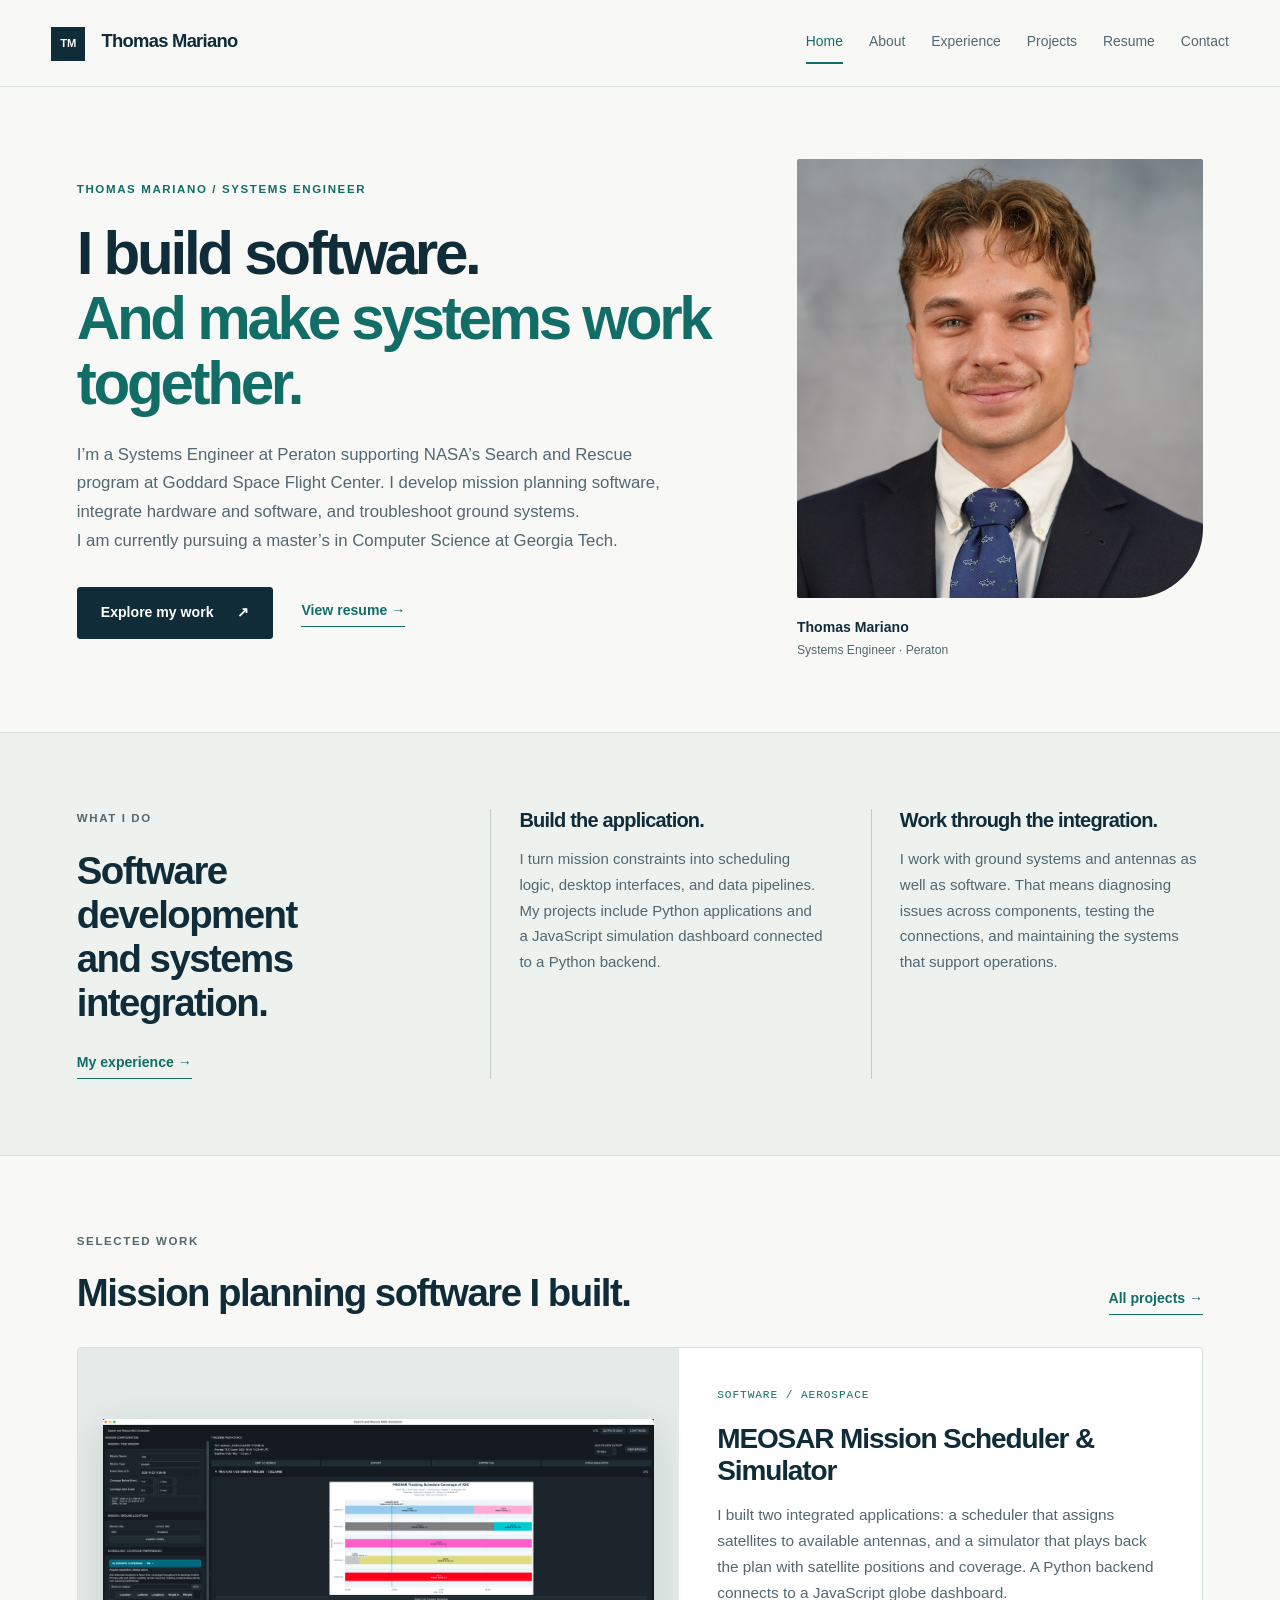
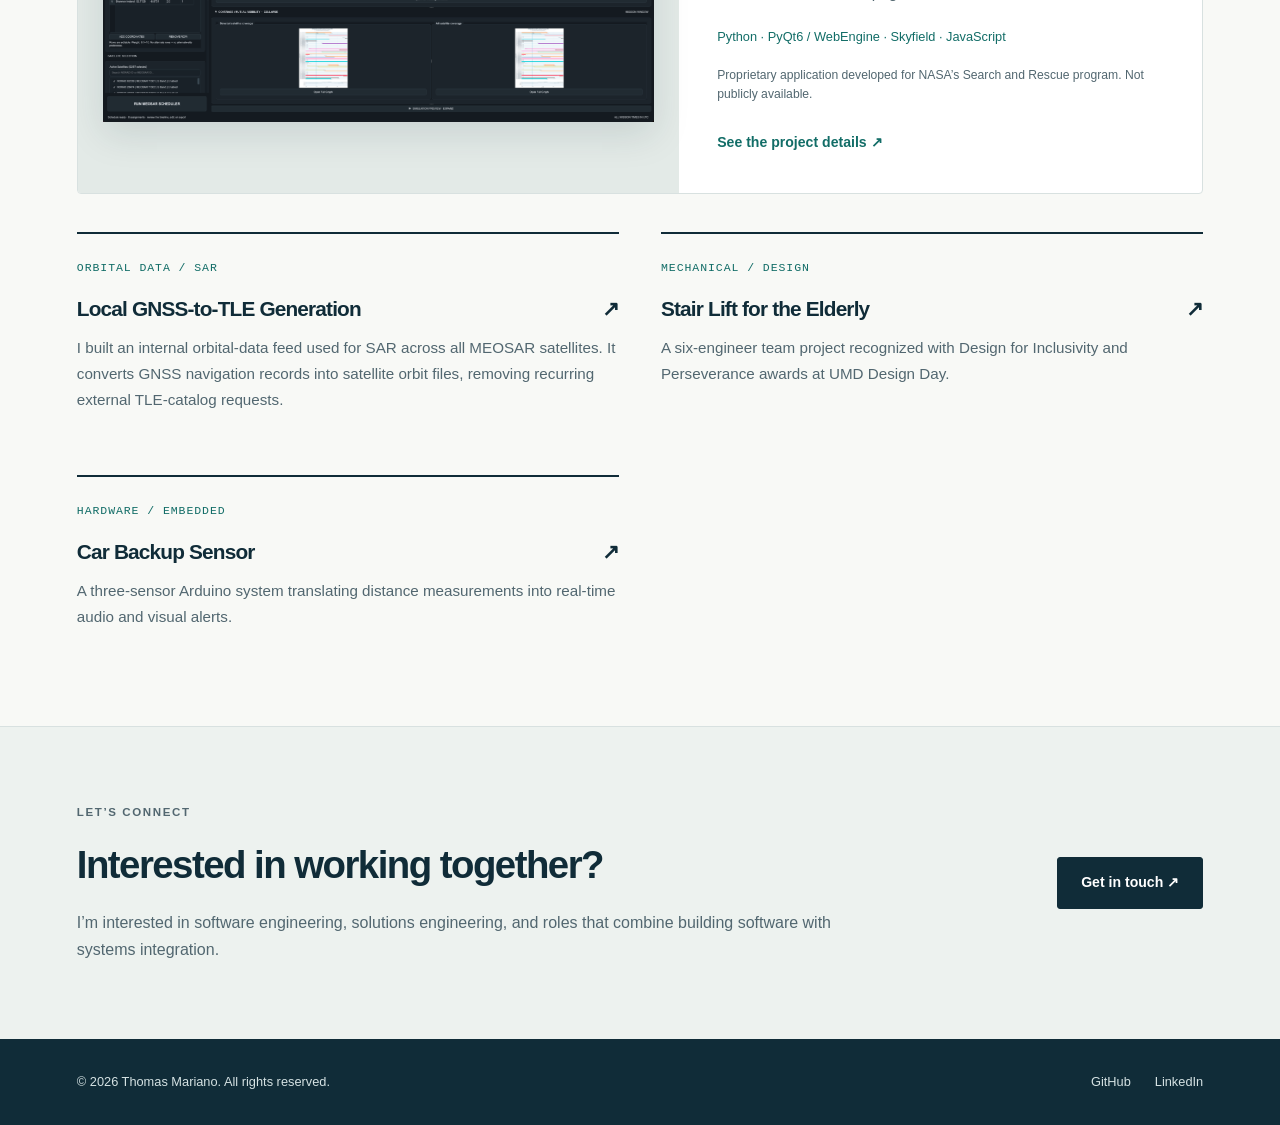
<file: index.html>
<!-- =========================
     index.html
========================== -->
<!DOCTYPE html>

<html lang="en">
<head>
    <!-- Google tag (gtag.js) -->
    <script async src="https://www.googletagmanager.com/gtag/js?id=G-FVK29W4X5B"></script>
    <script>
        window.dataLayer = window.dataLayer || [];
        function gtag(){dataLayer.push(arguments);}
        gtag('js', new Date());

        gtag('config', 'G-FVK29W4X5B');
    </script>
    <meta charset="UTF-8">
    <meta name="description" content="Thomas Mariano builds software and integrates systems for NASA Search and Rescue through Peraton. Python, JavaScript, satellite mission tools, and Georgia Tech graduate study.">
    <meta name="theme-color" content="#102c38">
    <meta name="viewport" content="width=device-width, initial-scale=1.0">

    <title>Thomas Mariano | Software &amp; Systems Engineering</title>

    <link rel="stylesheet" href="css/styles.css">
    <link rel="icon" type="image/png" href="images/icon.png">

</head>

<body class="page-index">
<a class="skip-link" href="#main-content">Skip to content</a>

<!-- =========================
     NAVIGATION
========================== -->
<header>
    <nav aria-label="Main navigation">
        <div class="nav-container">

            <a href="index.html" class="logo">
                Thomas Mariano
            </a>

            <button class="nav-toggle" type="button" aria-label="Open navigation menu" aria-expanded="false" aria-controls="primary-navigation" hidden>
                <span class="hamburger" aria-hidden="true"><span></span><span></span><span></span></span>
            </button>
            <div class="nav-links" id="primary-navigation">
                <a href="index.html" aria-current="page">Home</a>
                <a href="about.html">About</a>
                <a href="experience.html">Experience</a>
                <a href="projects.html">Projects</a>
                <a href="resume.html">Resume</a>
                <a href="contact.html">Contact</a>
            </div>

        </div>
    </nav>
</header>


<!-- =========================
     MAIN CONTENT
========================== -->
<main id="main-content">

    <section class="page-header hero">
        <div class="container hero-grid">
            <div class="hero-copy">
                <p class="eyebrow">Thomas Mariano / Systems Engineer</p>
                <h1>I build software.<br><span>And make systems work together.</span></h1>
                <p class="hero-description">I’m a Systems Engineer at Peraton supporting NASA’s Search and Rescue program at Goddard Space Flight Center. I develop mission planning software, integrate hardware and software, and troubleshoot ground systems.</p>
                <p class="hero-description">I am currently pursuing a master’s in Computer Science at Georgia Tech.</p>
                <div class="hero-actions">
                    <a class="resume-button" href="projects.html">Explore my work <span aria-hidden="true">↗</span></a>
                    <a class="text-link" href="resume.html">View resume <span aria-hidden="true">→</span></a>
                </div>
            </div>
            <figure class="hero-portrait">
                <img src="images/headshot.png" alt="Thomas Mariano" width="480" height="480" fetchpriority="high">
                <figcaption><span class="portrait-label">Thomas Mariano</span>Systems Engineer · Peraton</figcaption>
            </figure>
        </div>
    </section>

    <section class="content expertise-section">
        <div class="container expertise-grid">
            <div><p class="eyebrow">What I do</p><h2>Software development<br>and systems integration.</h2><a class="text-link" href="experience.html">My experience →</a></div>
            <div class="expertise-item"><h3>Build the application.</h3><p>I turn mission constraints into scheduling logic, desktop interfaces, and data pipelines. My projects include Python applications and a JavaScript simulation dashboard connected to a Python backend.</p></div>
            <div class="expertise-item"><h3>Work through the integration.</h3><p>I work with ground systems and antennas as well as software. That means diagnosing issues across components, testing the connections, and maintaining the systems that support operations.</p></div>
        </div>
    </section>

    <section class="content selected-work">
        <div class="container">
            <div class="section-heading"><div><p class="eyebrow">Selected work</p><h2>Mission planning software I built.</h2></div><a class="text-link" href="projects.html">All projects →</a></div>
            <a href="projects.html#meosar-scheduler" class="project-card">
                <div class="project-preview"><img src="images/MEOSAR_Scheduler_1.png" alt="Satellite visibility and scheduling interface in the MEOSAR Mission Scheduler" loading="lazy"></div>
                <div class="project-info">
                    <p class="project-category">SOFTWARE / AEROSPACE</p>
                    <h3>MEOSAR Mission Scheduler &amp; Simulator</h3>
                    <p>I built two integrated applications: a scheduler that assigns satellites to available antennas, and a simulator that plays back the plan with satellite positions and coverage. A Python backend connects to a JavaScript globe dashboard.</p>
                    <p class="project-technologies">Python · PyQt6 / WebEngine · Skyfield · JavaScript</p>
                    <p class="project-disclaimer">Proprietary application developed for NASA’s Search and Rescue program. Not publicly available.</p>
                    <span class="project-link">See the project details ↗</span>
                </div>
            </a>
            <div class="home-projects">
                <a href="projects.html#gnss-tle-generation"><span class="item-number">ORBITAL DATA / SAR</span><h3>Local GNSS-to-TLE Generation <span aria-hidden="true">↗</span></h3><p>I built an internal orbital-data feed used for SAR across all MEOSAR satellites. It converts GNSS navigation records into satellite orbit files, removing recurring external TLE-catalog requests.</p></a>
                <a href="projects.html#stair-lift"><span class="item-number">MECHANICAL / DESIGN</span><h3>Stair Lift for the Elderly <span aria-hidden="true">↗</span></h3><p>A six-engineer team project recognized with Design for Inclusivity and Perseverance awards at UMD Design Day.</p></a>
                <a href="projects.html#backup-sensor"><span class="item-number">HARDWARE / EMBEDDED</span><h3>Car Backup Sensor <span aria-hidden="true">↗</span></h3><p>A three-sensor Arduino system translating distance measurements into real-time audio and visual alerts.</p></a>
            </div>
        </div>
    </section>
    <section class="content contact-band"><div class="container"><div><p class="eyebrow">Let’s connect</p><h2>Interested in working together?</h2><p>I’m interested in software engineering, solutions engineering, and roles that combine building software with systems integration.</p></div><a class="resume-button" href="contact.html">Get in touch ↗</a></div></section>
</main>

<!-- =========================
     FOOTER
========================== -->
<footer>
    <div class="container">

        <p>
            &copy; 2026 Thomas Mariano. All rights reserved.
        </p>

        <div class="footer-links">

            <a href="https://github.com/thomasmariano"
               target="_blank"
               rel="noopener noreferrer">
                GitHub
            </a>

            <a href="https://www.linkedin.com/in/thomasmariano/"
               target="_blank"
               rel="noopener noreferrer">
                LinkedIn
            </a>

        </div>

    </div>
</footer>


<script src="js/script.js"></script>

</body>
</html>
</file>
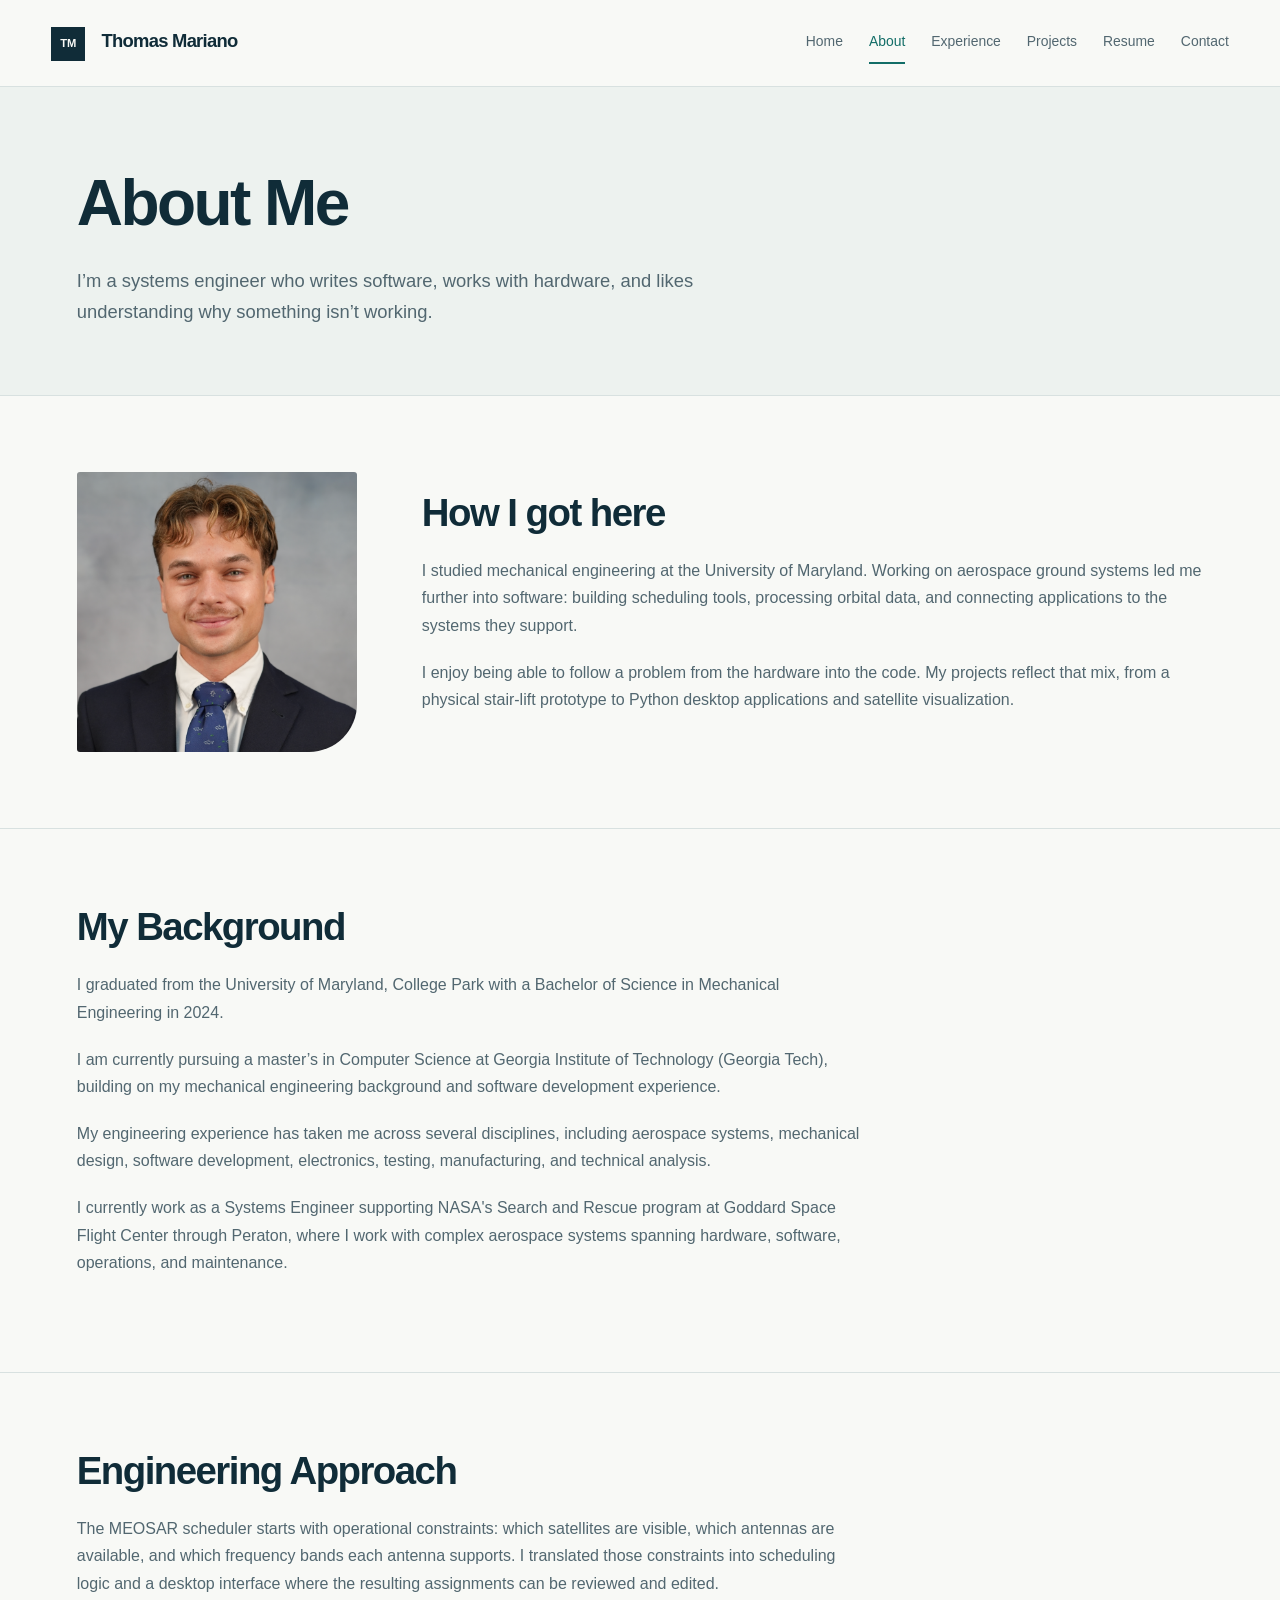
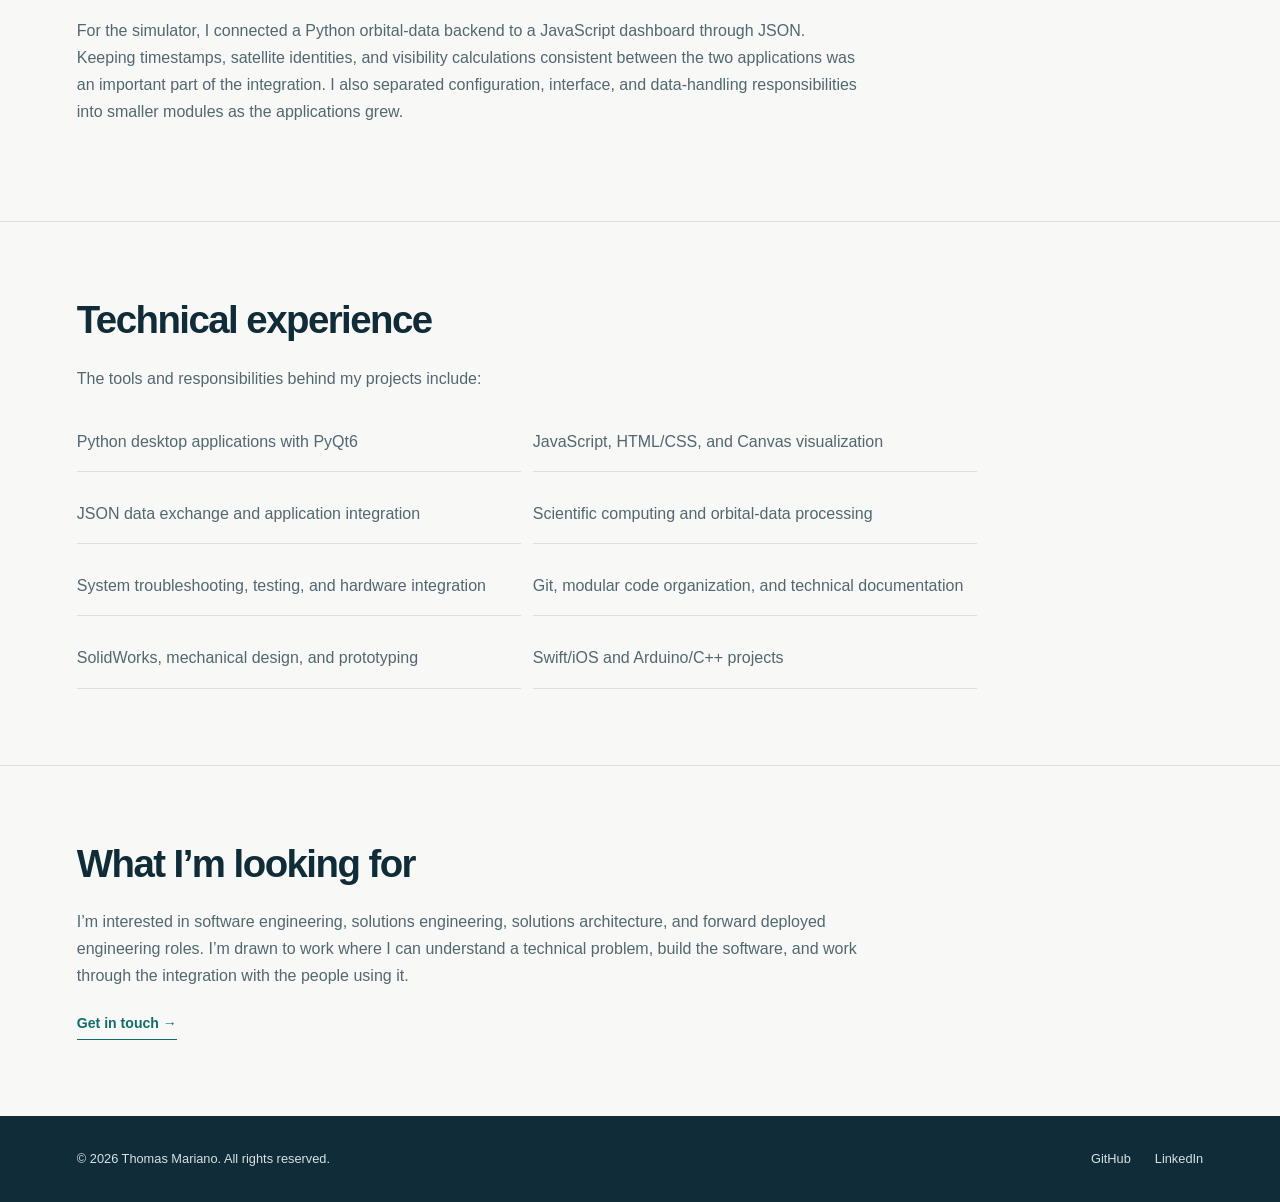
<file: about.html>
<!-- =========================
     about.html
========================== -->
<!DOCTYPE html>

<html lang="en">
<head>
    <!-- Google tag (gtag.js) -->
    <script async src="https://www.googletagmanager.com/gtag/js?id=G-FVK29W4X5B"></script>
    <script>
        window.dataLayer = window.dataLayer || [];
        function gtag(){dataLayer.push(arguments);}
        gtag('js', new Date());

        gtag('config', 'G-FVK29W4X5B');
    </script>
    <meta charset="UTF-8">
    <meta name="description" content="Meet Thomas Mariano, a University of Maryland mechanical engineering graduate working across aerospace systems, software, and hardware.">
    <meta name="theme-color" content="#102c38">
    <meta name="viewport" content="width=device-width, initial-scale=1.0">

    <title>About | Thomas Mariano</title>

    <link rel="stylesheet" href="css/styles.css">
    <link rel="icon" type="image/png" href="images/icon.png">

</head>

<body class="page-about">
<a class="skip-link" href="#main-content">Skip to content</a>

<header>
    <nav aria-label="Main navigation">
        <div class="nav-container">

            <a href="index.html" class="logo">
                Thomas Mariano
            </a>

            <button class="nav-toggle" type="button" aria-label="Open navigation menu" aria-expanded="false" aria-controls="primary-navigation" hidden>
                <span class="hamburger" aria-hidden="true"><span></span><span></span><span></span></span>
            </button>
            <div class="nav-links" id="primary-navigation">
                <a href="index.html">Home</a>
                <a href="about.html" aria-current="page">About</a>
                <a href="experience.html">Experience</a>
                <a href="projects.html">Projects</a>
                <a href="resume.html">Resume</a>
                <a href="contact.html">Contact</a>
            </div>

        </div>
    </nav>
</header>


<main id="main-content">

    <!-- Page Header -->
    <section class="page-header">
        <div class="container">

            <h1>About Me</h1>

            <p>
                I’m a systems engineer who writes software, works with hardware,
                and likes understanding why something isn’t working.
            </p>

        </div>
    </section>


    <!-- Introduction -->
    <section class="content">
        <div class="container">

            <div class="about-intro">

                <div class="about-photo">
                    <img src="images/headshot.png"
                         alt="Professional headshot of Thomas Mariano">
                </div>

                <div class="about-intro-text">

                    <h2>How I got here</h2>

                    <p>
                        I studied mechanical engineering at the University of Maryland. Working on aerospace ground systems led me further into software: building scheduling tools, processing orbital data, and connecting applications to the systems they support.
                    </p>

                    <p>
                        I enjoy being able to follow a problem from the hardware into the code. My projects reflect that mix, from a physical stair-lift prototype to Python desktop applications and satellite visualization.
                    </p>

                </div>

            </div>

        </div>
    </section>


    <!-- Background -->
    <section class="content">
        <div class="container">

            <h2>My Background</h2>

            <p>
                I graduated from the University of Maryland, College Park
                with a Bachelor of Science in Mechanical Engineering in
                2024.
            </p>

            <p>
                I am currently pursuing a master’s in Computer Science at
                Georgia Institute of Technology (Georgia Tech), building
                on my mechanical engineering background and software
                development experience.
            </p>

            <p>
                My engineering experience has taken me across several
                disciplines, including aerospace systems, mechanical
                design, software development, electronics, testing,
                manufacturing, and technical analysis.
            </p>

            <p>
                I currently work as a Systems Engineer supporting NASA's
                Search and Rescue program at Goddard Space Flight Center
                through Peraton, where I work with complex aerospace
                systems spanning hardware, software, operations, and
                maintenance.
            </p>

        </div>
    </section>


    <!-- How I build software -->
    <section class="content">
        <div class="container">

            <h2>Engineering Approach</h2>

            <p>
                The MEOSAR scheduler starts with operational constraints: which
                satellites are visible, which antennas are available, and which
                frequency bands each antenna supports. I translated those
                constraints into scheduling logic and a desktop interface where
                the resulting assignments can be reviewed and edited.
            </p>

            <p>
                For the simulator, I connected a Python orbital-data backend to a
                JavaScript dashboard through JSON. Keeping timestamps, satellite
                identities, and visibility calculations consistent between the two
                applications was an important part of the integration. I also
                separated configuration, interface, and data-handling responsibilities
                into smaller modules as the applications grew.
            </p>

        </div>
    </section>


    <!-- Areas of Interest -->
    <section class="content">
        <div class="container">

            <h2>Technical experience</h2>

            <p>
                The tools and responsibilities behind my projects include:
            </p>

            <ul class="interest-list">
                <li>Python desktop applications with PyQt6</li>
                <li>JavaScript, HTML/CSS, and Canvas visualization</li>
                <li>JSON data exchange and application integration</li>
                <li>Scientific computing and orbital-data processing</li>
                <li>System troubleshooting, testing, and hardware integration</li>
                <li>Git, modular code organization, and technical documentation</li>
                <li>SolidWorks, mechanical design, and prototyping</li>
                <li>Swift/iOS and Arduino/C++ projects</li>
            </ul>

        </div>
    </section>

    <section class="content">
        <div class="container">
            <h2>What I’m looking for</h2>
            <p>I’m interested in software engineering, solutions engineering,
                solutions architecture, and forward deployed engineering roles.
                I’m drawn to work where I can understand a technical problem,
                build the software, and work through the integration with the
                people using it.</p>
            <a class="text-link" href="contact.html">Get in touch →</a>
        </div>
    </section>
</main>


<footer>
    <div class="container">

        <p>
            &copy; 2026 Thomas Mariano. All rights reserved.
        </p>

        <div class="footer-links">

            <a href="https://github.com/thomasmariano"
               target="_blank"
               rel="noopener noreferrer">
                GitHub
            </a>

            <a href="https://www.linkedin.com/in/thomasmariano/"
               target="_blank"
               rel="noopener noreferrer">
                LinkedIn
            </a>

        </div>

    </div>
</footer>


<script src="js/script.js"></script>

</body>
</html>
</file>
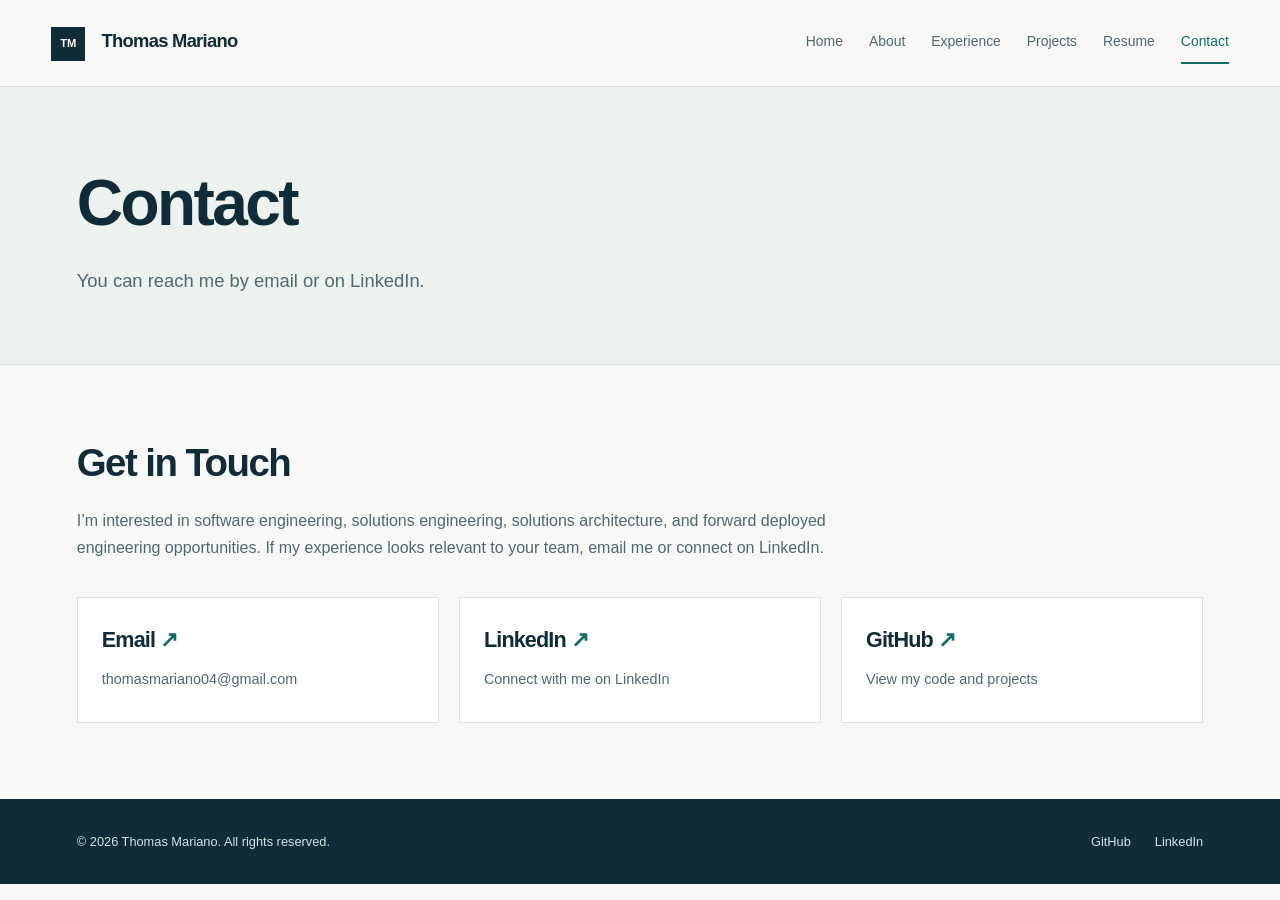
<file: contact.html>
<!-- =========================
     contact.html
========================== -->
<!DOCTYPE html>

<html lang="en">
<head>
    <!-- Google tag (gtag.js) -->
    <script async src="https://www.googletagmanager.com/gtag/js?id=G-FVK29W4X5B"></script>
    <script>
        window.dataLayer = window.dataLayer || [];
        function gtag(){dataLayer.push(arguments);}
        gtag('js', new Date());

        gtag('config', 'G-FVK29W4X5B');
    </script>
    <meta charset="UTF-8">
    <meta name="description" content="Connect with Thomas Mariano about engineering opportunities, technical projects, and professional collaboration.">
    <meta name="theme-color" content="#102c38">
    <meta name="viewport" content="width=device-width, initial-scale=1.0">

    <title>Contact | Thomas Mariano</title>

    <link rel="stylesheet" href="css/styles.css">
    <link rel="icon" type="image/png" href="images/icon.png">

</head>

<body class="page-contact">
<a class="skip-link" href="#main-content">Skip to content</a>

<header>
    <nav aria-label="Main navigation">
        <div class="nav-container">

            <a href="index.html" class="logo">
                Thomas Mariano
            </a>

            <button class="nav-toggle" type="button" aria-label="Open navigation menu" aria-expanded="false" aria-controls="primary-navigation" hidden>
                <span class="hamburger" aria-hidden="true"><span></span><span></span><span></span></span>
            </button>
            <div class="nav-links" id="primary-navigation">
                <a href="index.html">Home</a>
                <a href="about.html">About</a>
                <a href="experience.html">Experience</a>
                <a href="projects.html">Projects</a>
                <a href="resume.html">Resume</a>
                <a href="contact.html" aria-current="page">Contact</a>
            </div>

        </div>
    </nav>
</header>


<main id="main-content">

    <!-- Page Header -->
    <section class="page-header">
        <div class="container">

            <h1>Contact</h1>

            <p>
                You can reach me by email or on LinkedIn.
            </p>

        </div>
    </section>


    <!-- Contact Information -->
    <section class="content">
        <div class="container">

            <h2>Get in Touch</h2>

            <p>
                I’m interested in software engineering, solutions engineering, solutions architecture, and forward deployed engineering opportunities. If my experience looks relevant to your team, email me or connect on LinkedIn.
            </p>


            <div class="contact-grid">

                <!-- Email -->
                <a class="contact-card"
                   href="mailto:thomasmariano04@gmail.com">

                    <h3>Email</h3>

                    <p>
                        thomasmariano04@gmail.com
                    </p>

                </a>


                <!-- LinkedIn -->
                <a class="contact-card"
                   href="https://www.linkedin.com/in/thomasmariano/"
                   target="_blank"
                   rel="noopener noreferrer">

                    <h3>LinkedIn</h3>

                    <p>
                        Connect with me on LinkedIn
                    </p>

                </a>


                <!-- GitHub -->
                <a class="contact-card"
                   href="https://github.com/thomasmariano"
                   target="_blank"
                   rel="noopener noreferrer">

                    <h3>GitHub</h3>

                    <p>
                        View my code and projects
                    </p>

                </a>

            </div>

        </div>
    </section>

</main>


<footer>
    <div class="container">

        <p>
            &copy; 2026 Thomas Mariano. All rights reserved.
        </p>

        <div class="footer-links">

            <a href="https://github.com/thomasmariano"
               target="_blank"
               rel="noopener noreferrer">
                GitHub
            </a>

            <a href="https://www.linkedin.com/in/thomasmariano/"
               target="_blank"
               rel="noopener noreferrer">
                LinkedIn
            </a>

        </div>

    </div>
</footer>


<script src="js/script.js"></script>

</body>
</html>
</file>
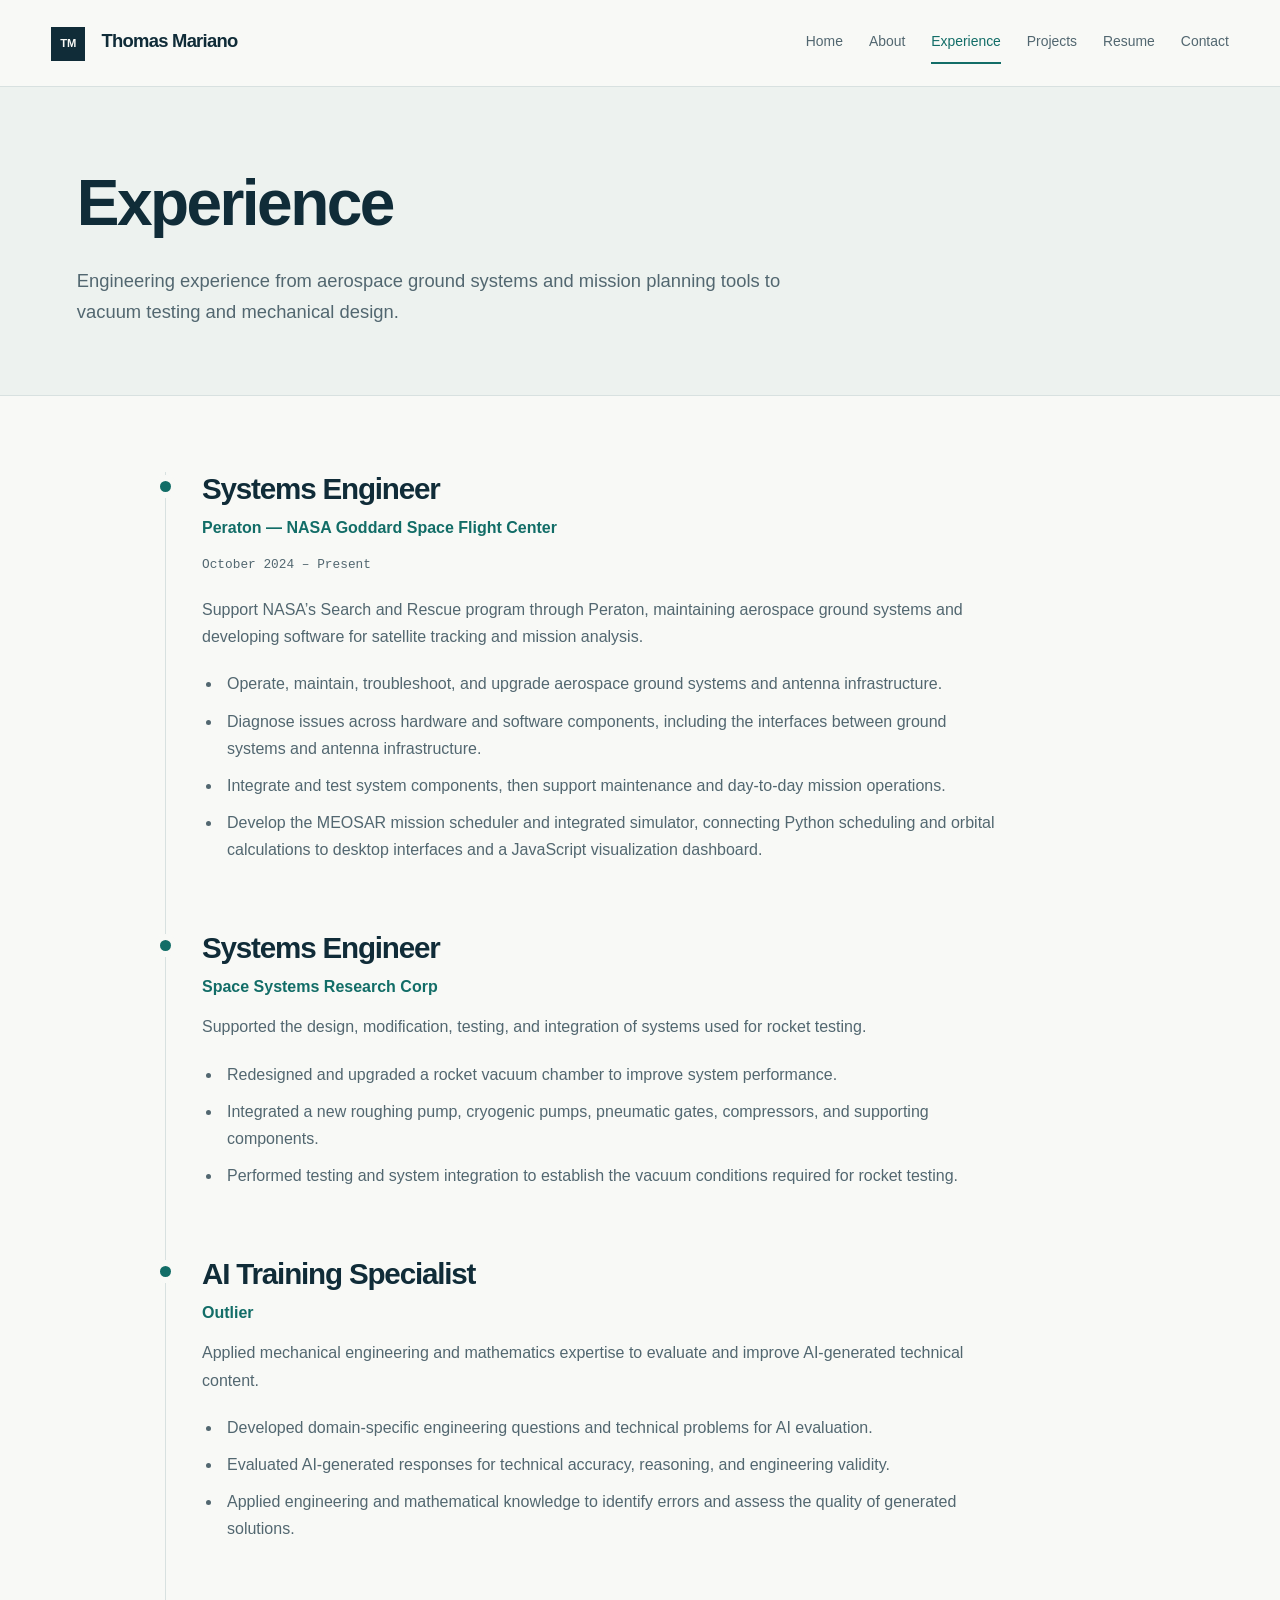
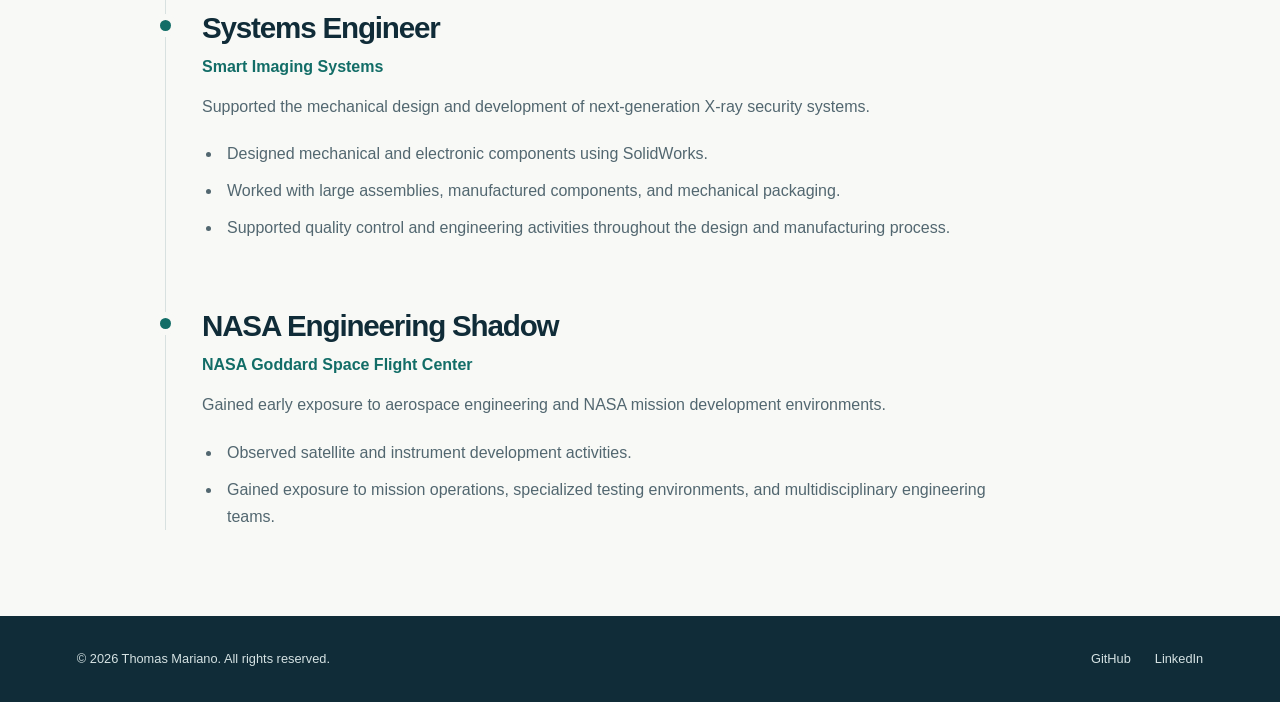
<file: experience.html>
<!-- =========================
     experience.html
========================== -->
<!DOCTYPE html>

<html lang="en">
<head>
    <!-- Google tag (gtag.js) -->
    <script async src="https://www.googletagmanager.com/gtag/js?id=G-FVK29W4X5B"></script>
    <script>
        window.dataLayer = window.dataLayer || [];
        function gtag(){dataLayer.push(arguments);}
        gtag('js', new Date());

        gtag('config', 'G-FVK29W4X5B');
    </script>
    <meta charset="UTF-8">
    <meta name="description" content="Explore Thomas Mariano’s engineering experience in NASA Search and Rescue, vacuum systems, mechanical design, and technical evaluation.">
    <meta name="theme-color" content="#102c38">
    <meta name="viewport" content="width=device-width, initial-scale=1.0">

    <title>Experience | Thomas Mariano</title>

    <link rel="stylesheet" href="css/styles.css">
    <link rel="icon" type="image/png" href="images/icon.png">

</head>

<body class="page-experience">
<a class="skip-link" href="#main-content">Skip to content</a>

<header>
    <nav aria-label="Main navigation">
        <div class="nav-container">

            <a href="index.html" class="logo">
                Thomas Mariano
            </a>

            <button class="nav-toggle" type="button" aria-label="Open navigation menu" aria-expanded="false" aria-controls="primary-navigation" hidden>
                <span class="hamburger" aria-hidden="true"><span></span><span></span><span></span></span>
            </button>
            <div class="nav-links" id="primary-navigation">
                <a href="index.html">Home</a>
                <a href="about.html">About</a>
                <a href="experience.html" aria-current="page">Experience</a>
                <a href="projects.html">Projects</a>
                <a href="resume.html">Resume</a>
                <a href="contact.html">Contact</a>
            </div>

        </div>
    </nav>
</header>


<main id="main-content">

    <!-- Page Header -->
    <section class="page-header">
        <div class="container">

            <h1>Experience</h1>

            <p>
                Engineering experience from aerospace ground systems and mission planning tools to vacuum testing and mechanical design.
            </p>

        </div>
    </section>


    <!-- Experience Timeline -->
    <section class="content">
        <div class="container">

            <div class="experience-timeline">


                <!-- Systems Engineer -->
                <article class="experience-item">

                    <div class="experience-marker"></div>

                    <div class="experience-content">

                        <h2>Systems Engineer</h2>

                        <h3>
                            Peraton — NASA Goddard Space Flight Center
                        </h3>

                        <p class="experience-meta">
                            October 2024 – Present
                        </p>

                        <p>
                            Support NASA’s Search and Rescue program through Peraton,
                            maintaining aerospace ground systems and developing
                            software for satellite tracking and mission analysis.
                        </p>

                        <ul>
                            <li>
                                Operate, maintain, troubleshoot, and
                                upgrade aerospace ground systems and
                                antenna infrastructure.
                            </li>

                            <li>
                                Diagnose issues across hardware and software components,
                                including the interfaces between ground systems
                                and antenna infrastructure.
                            </li>

                            <li>
                                Integrate and test system components, then support
                                maintenance and day-to-day mission operations.
                            </li>

                            <li>
                                Develop the MEOSAR mission scheduler and integrated
                                simulator, connecting Python scheduling and orbital
                                calculations to desktop interfaces and a JavaScript
                                visualization dashboard.
                            </li>
                        </ul>

                    </div>

                </article>


                <!-- Systems Engineer -->
                <article class="experience-item">

                    <div class="experience-marker"></div>

                    <div class="experience-content">

                        <h2>Systems Engineer</h2>

                        <h3>
                            Space Systems Research Corp
                        </h3>

                        <p>
                            Supported the design, modification, testing,
                            and integration of systems used for rocket
                            testing.
                        </p>

                        <ul>
                            <li>
                                Redesigned and upgraded a rocket vacuum
                                chamber to improve system performance.
                            </li>

                            <li>
                                Integrated a new roughing pump,
                                cryogenic pumps, pneumatic gates,
                                compressors, and supporting components.
                            </li>

                            <li>
                                Performed testing and system integration
                                to establish the vacuum conditions
                                required for rocket testing.
                            </li>
                        </ul>

                    </div>

                </article>


                <!-- AI Training Specialist -->
                <article class="experience-item">

                    <div class="experience-marker"></div>

                    <div class="experience-content">

                        <h2>AI Training Specialist</h2>

                        <h3>
                            Outlier
                        </h3>

                        <p>
                            Applied mechanical engineering and
                            mathematics expertise to evaluate and improve
                            AI-generated technical content.
                        </p>

                        <ul>
                            <li>
                                Developed domain-specific engineering
                                questions and technical problems for AI
                                evaluation.
                            </li>

                            <li>
                                Evaluated AI-generated responses for
                                technical accuracy, reasoning, and
                                engineering validity.
                            </li>

                            <li>
                                Applied engineering and mathematical
                                knowledge to identify errors and assess
                                the quality of generated solutions.
                            </li>
                        </ul>

                    </div>

                </article>


                <!-- Systems Engineer -->
                <article class="experience-item">

                    <div class="experience-marker"></div>

                    <div class="experience-content">

                        <h2>Systems Engineer</h2>

                        <h3>
                            Smart Imaging Systems
                        </h3>

                        <p>
                            Supported the mechanical design and
                            development of next-generation X-ray security
                            systems.
                        </p>

                        <ul>
                            <li>
                                Designed mechanical and electronic
                                components using SolidWorks.
                            </li>

                            <li>
                                Worked with large assemblies,
                                manufactured components, and mechanical
                                packaging.
                            </li>

                            <li>
                                Supported quality control and engineering
                                activities throughout the design and
                                manufacturing process.
                            </li>
                        </ul>

                    </div>

                </article>


                <!-- NASA Engineering Shadow -->
                <article class="experience-item">

                    <div class="experience-marker"></div>

                    <div class="experience-content">

                        <h2>NASA Engineering Shadow</h2>

                        <h3>
                            NASA Goddard Space Flight Center
                        </h3>

                        <p>
                            Gained early exposure to aerospace engineering
                            and NASA mission development environments.
                        </p>

                        <ul>
                            <li>
                                Observed satellite and instrument
                                development activities.
                            </li>

                            <li>
                                Gained exposure to mission operations,
                                specialized testing environments, and
                                multidisciplinary engineering teams.
                            </li>
                        </ul>

                    </div>

                </article>


            </div>

        </div>
    </section>

</main>


<footer>
    <div class="container">

        <p>
            &copy; 2026 Thomas Mariano. All rights reserved.
        </p>

        <div class="footer-links">

            <a href="https://github.com/thomasmariano"
               target="_blank"
               rel="noopener noreferrer">
                GitHub
            </a>

            <a href="https://www.linkedin.com/in/thomasmariano/"
               target="_blank"
               rel="noopener noreferrer">
                LinkedIn
            </a>

        </div>

    </div>
</footer>


<script src="js/script.js"></script>

</body>
</html>
</file>
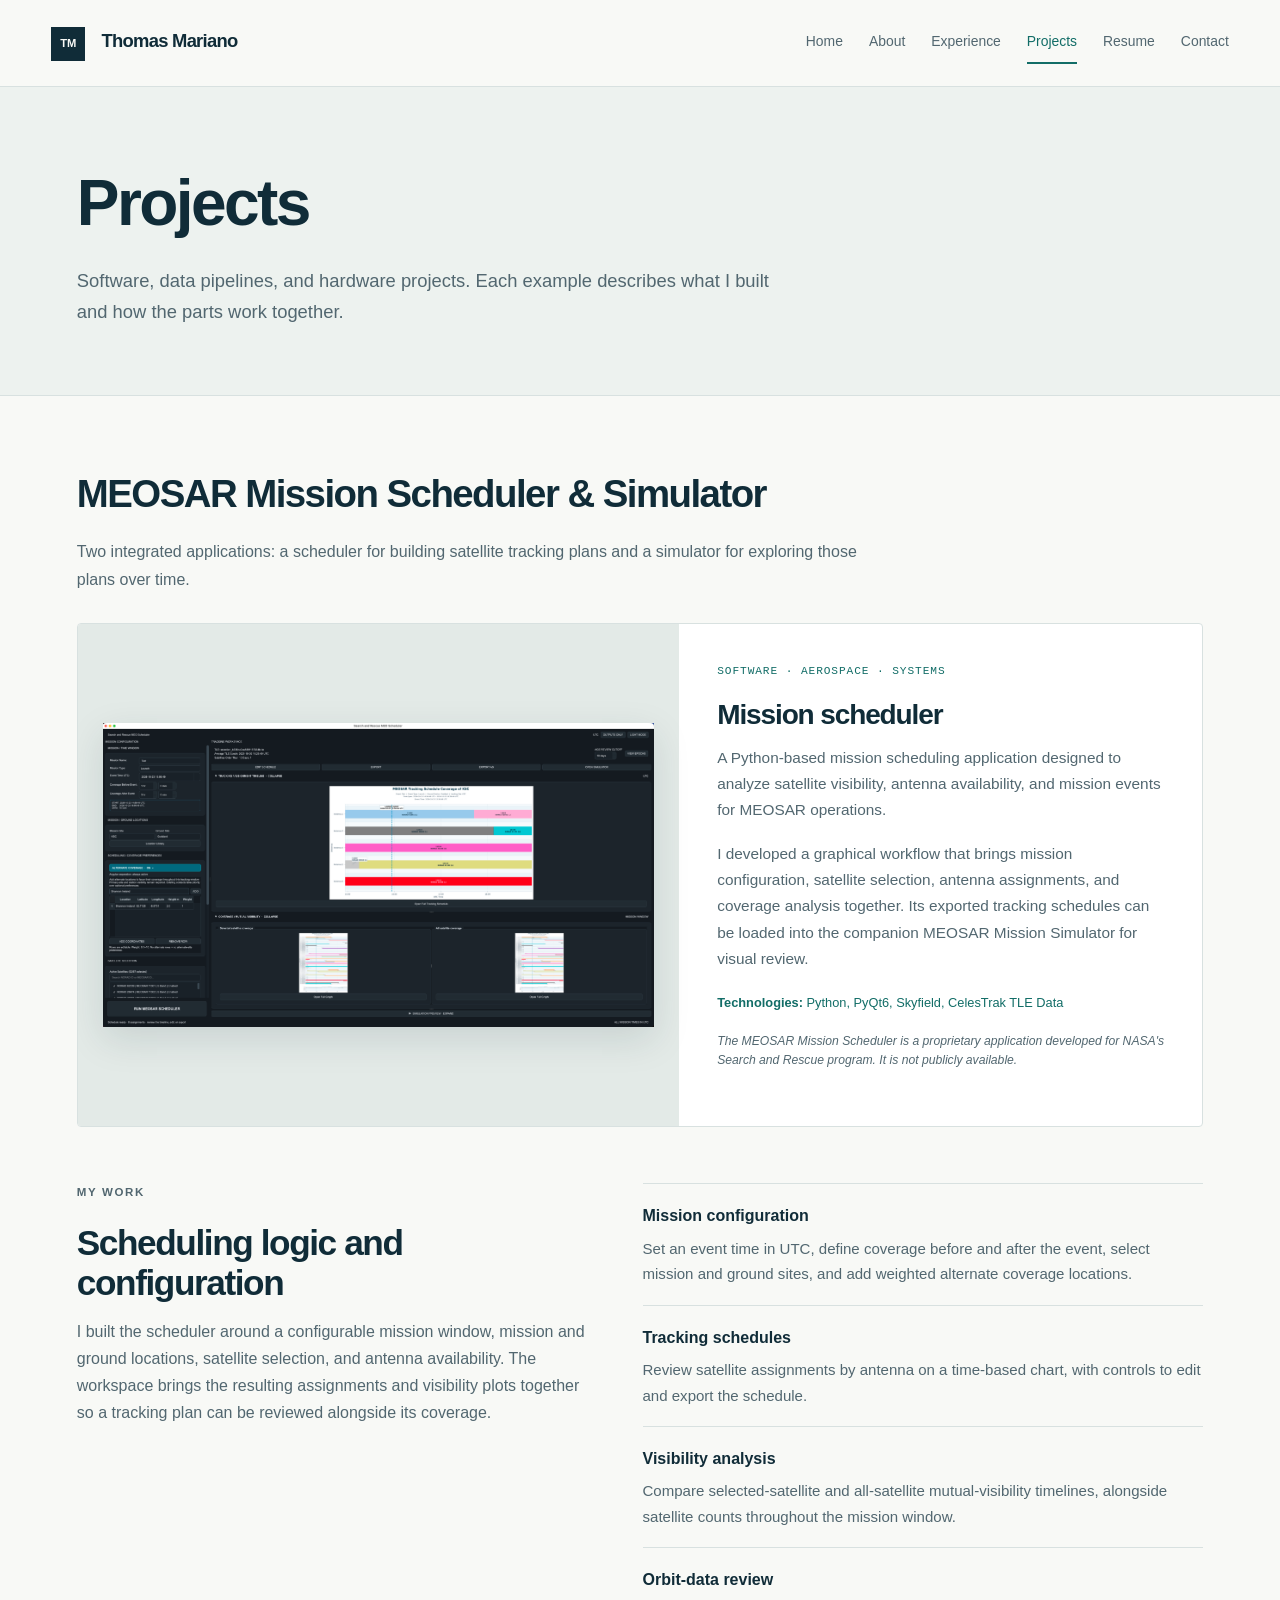
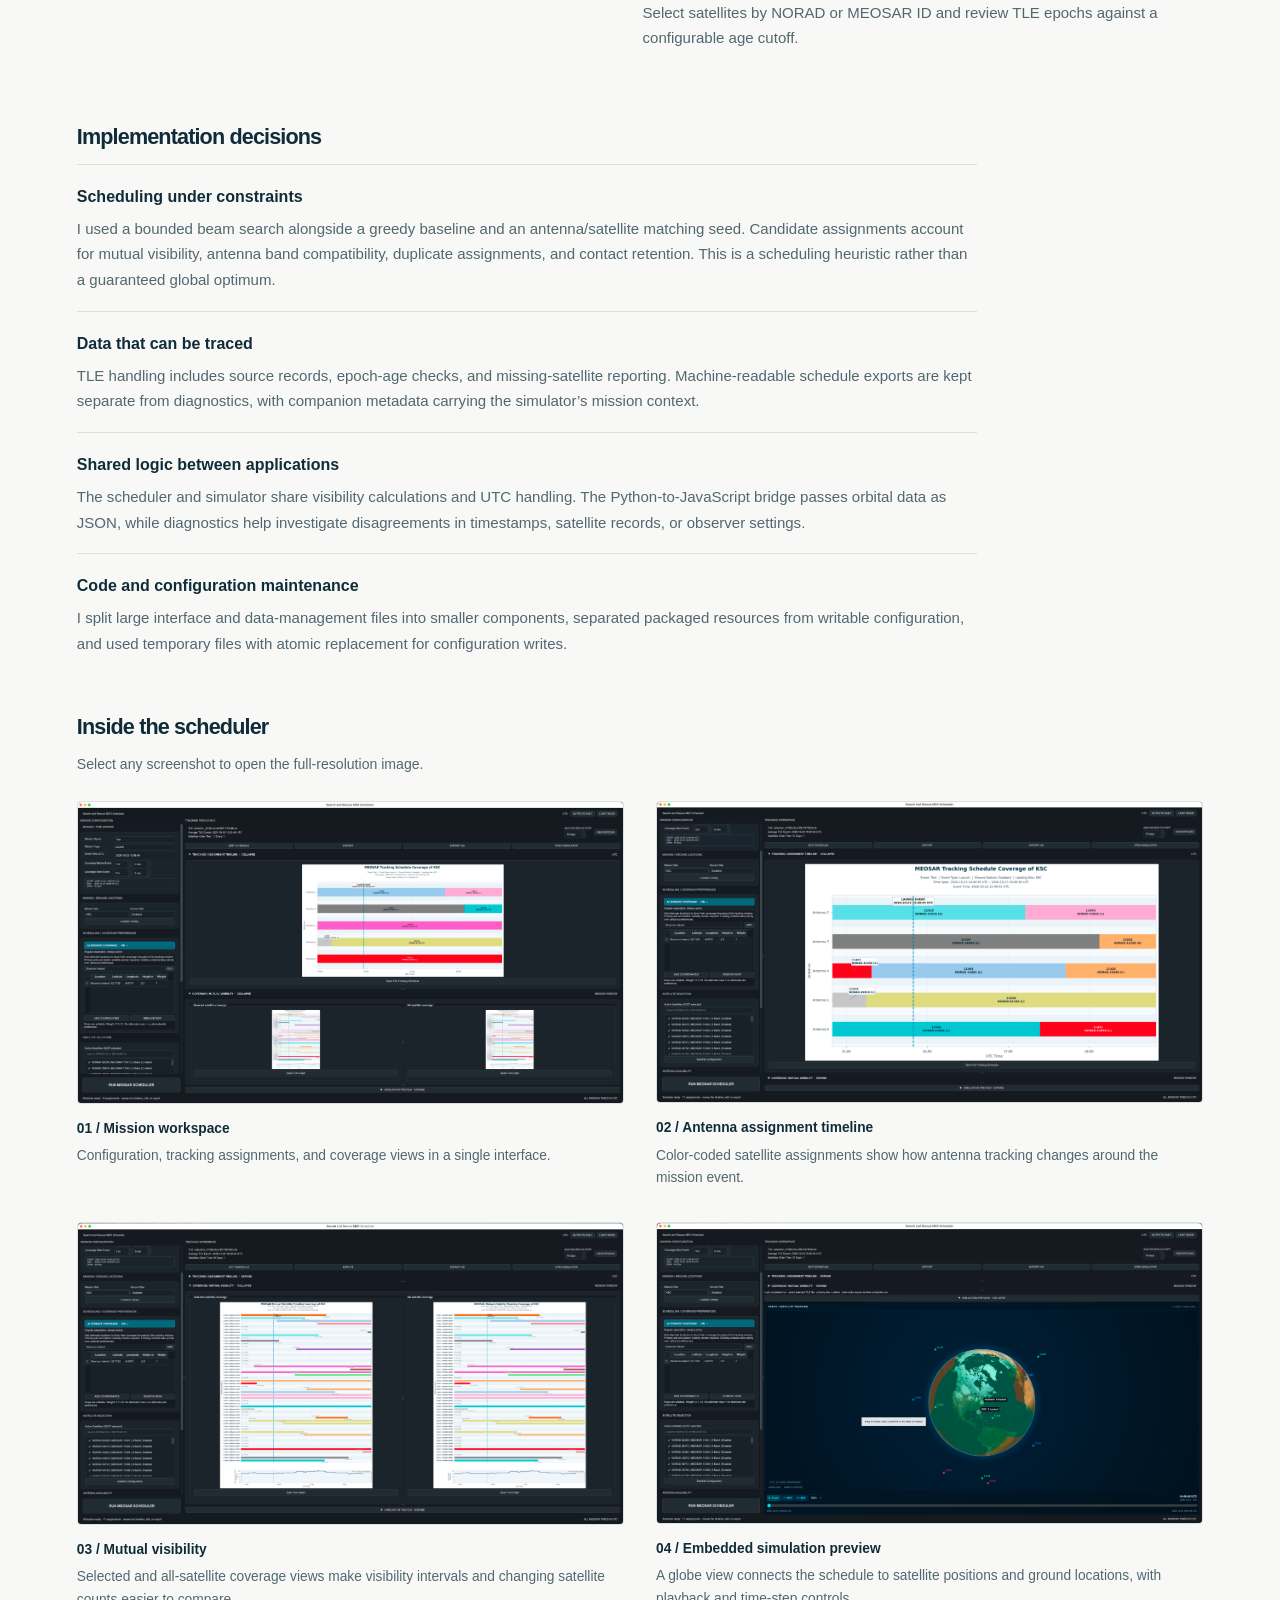
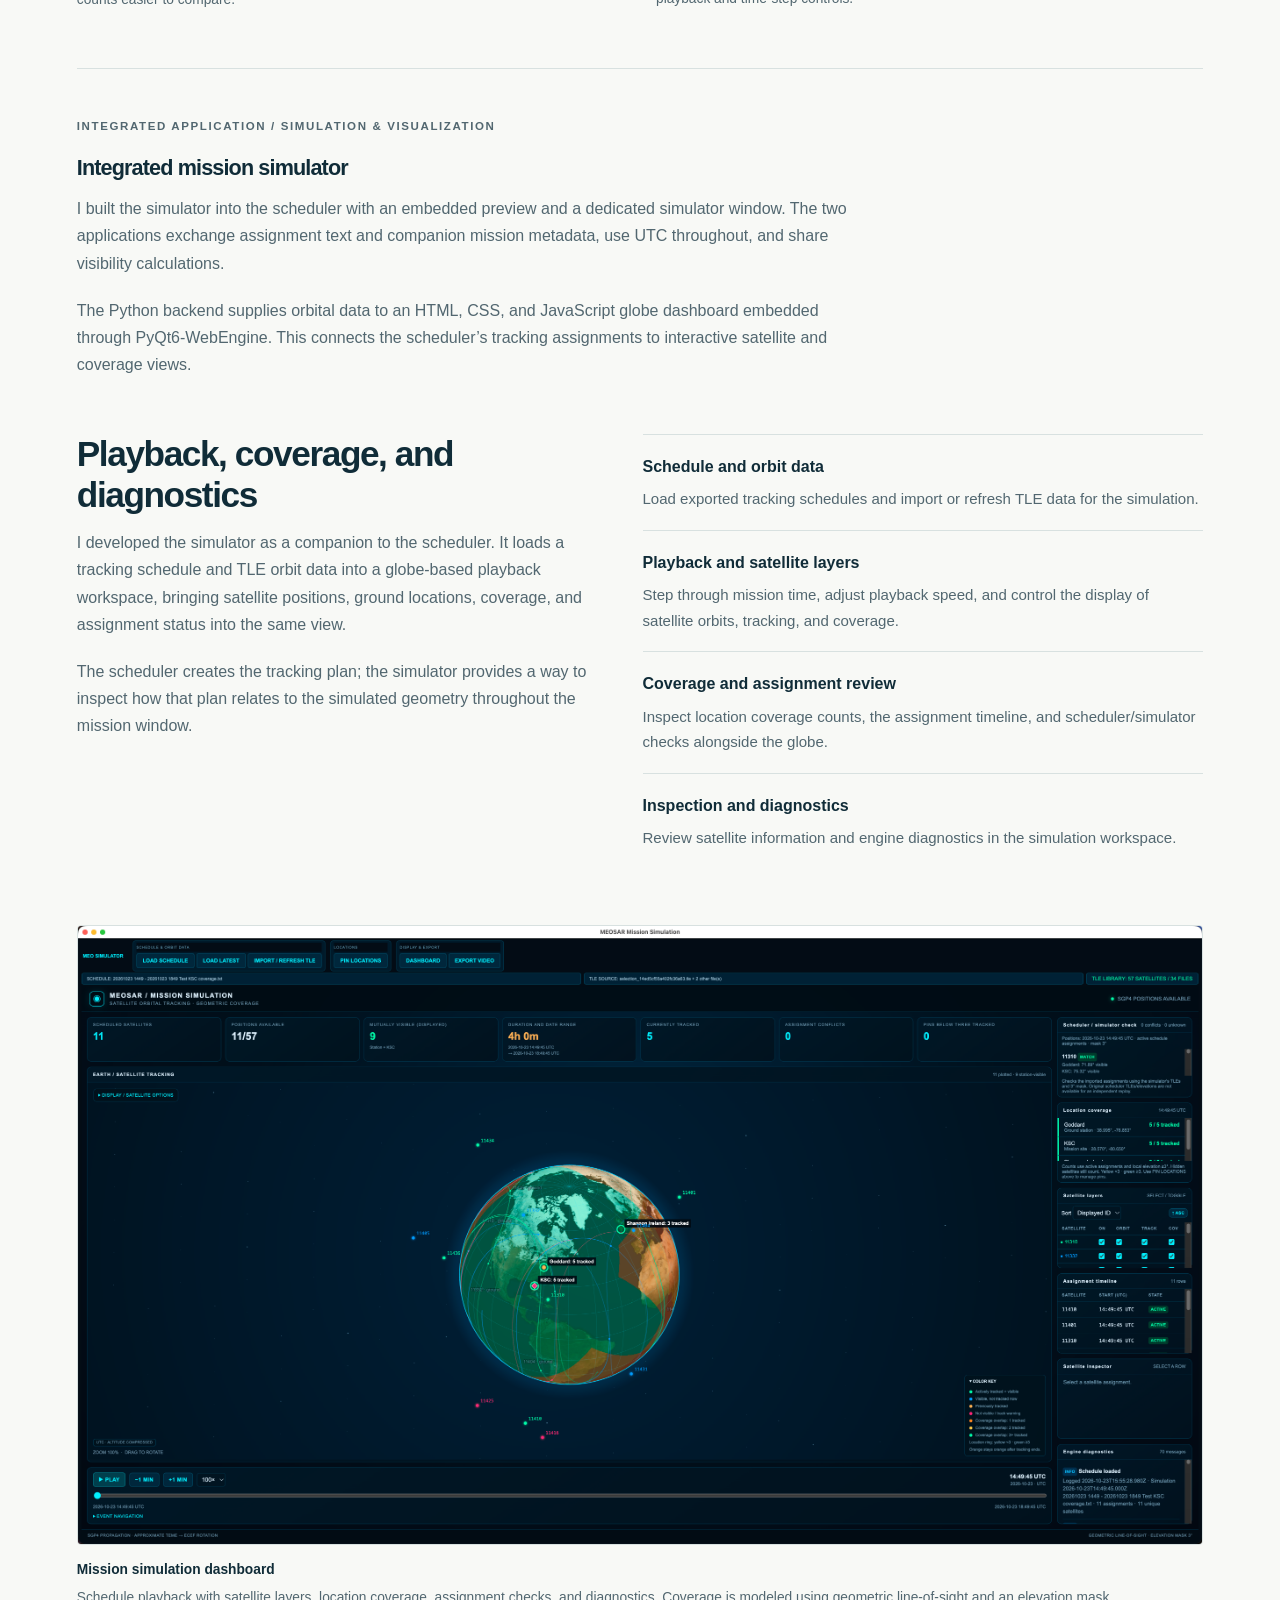
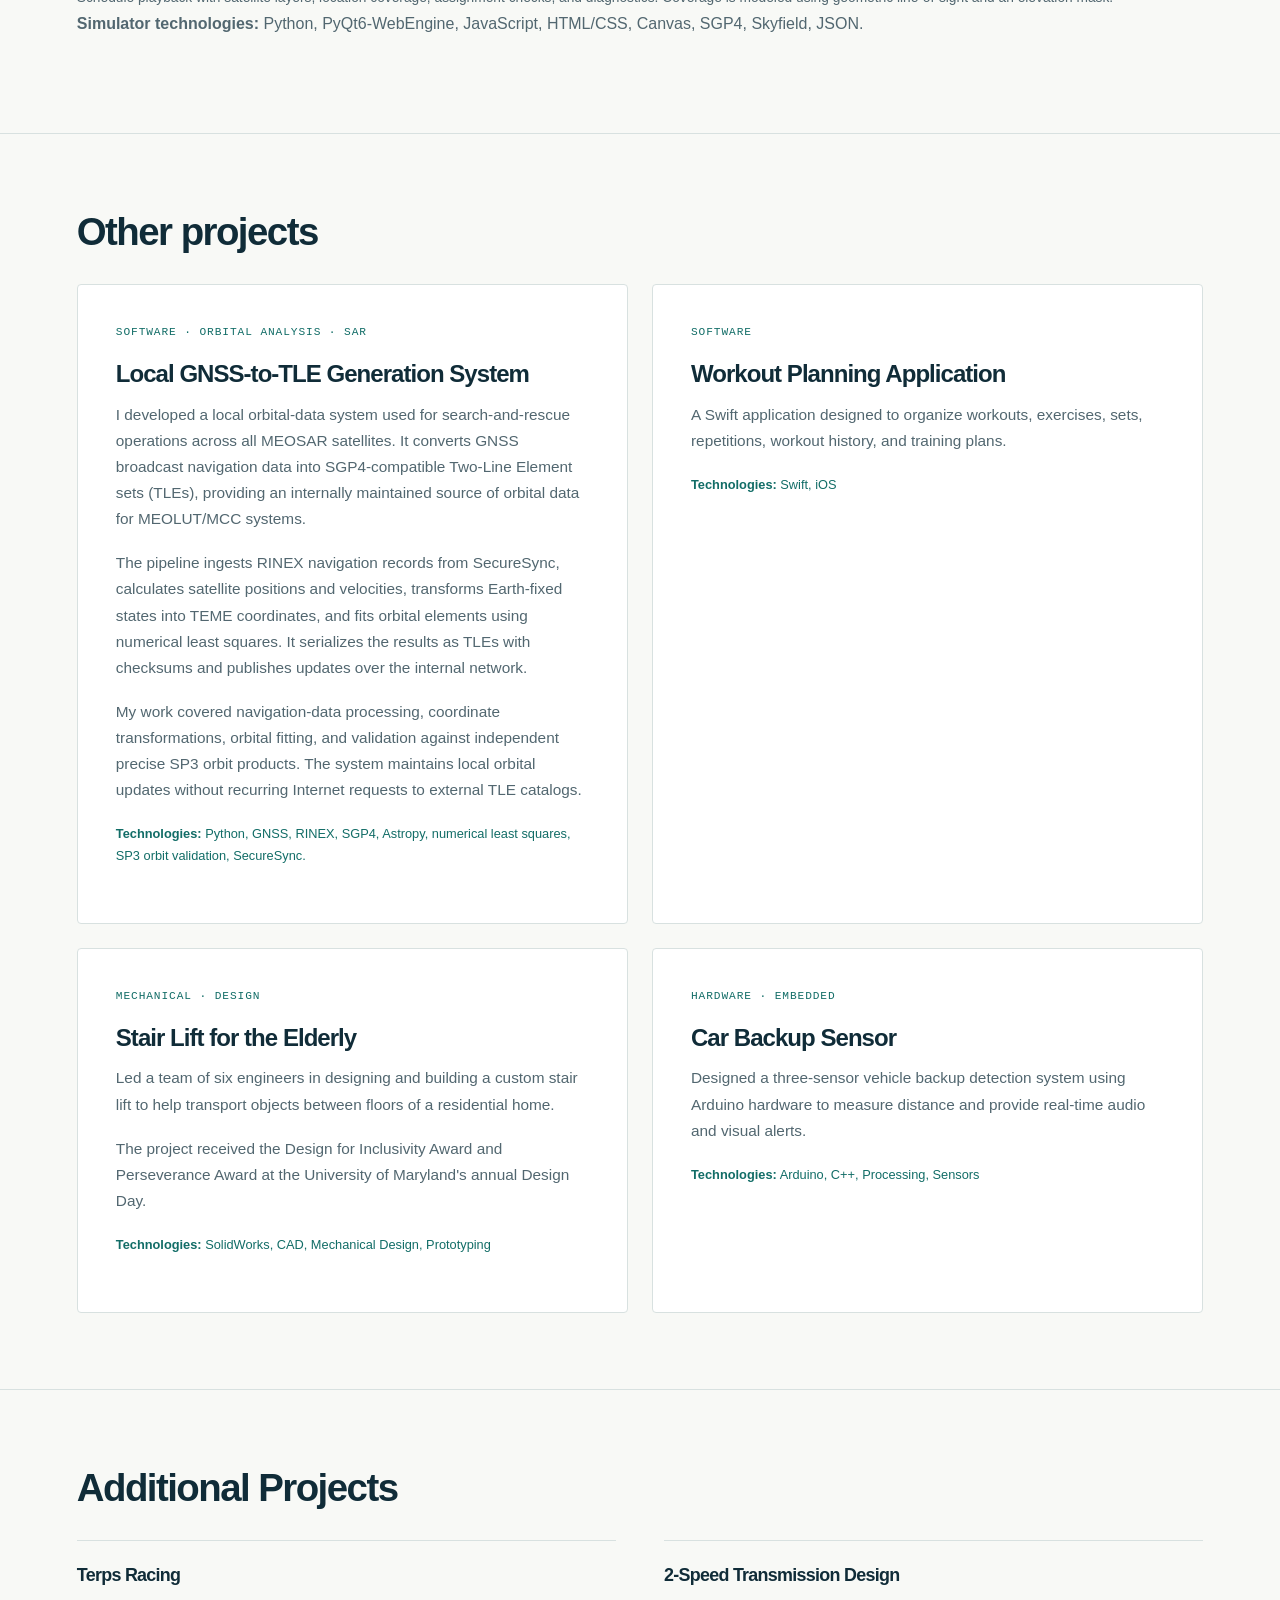
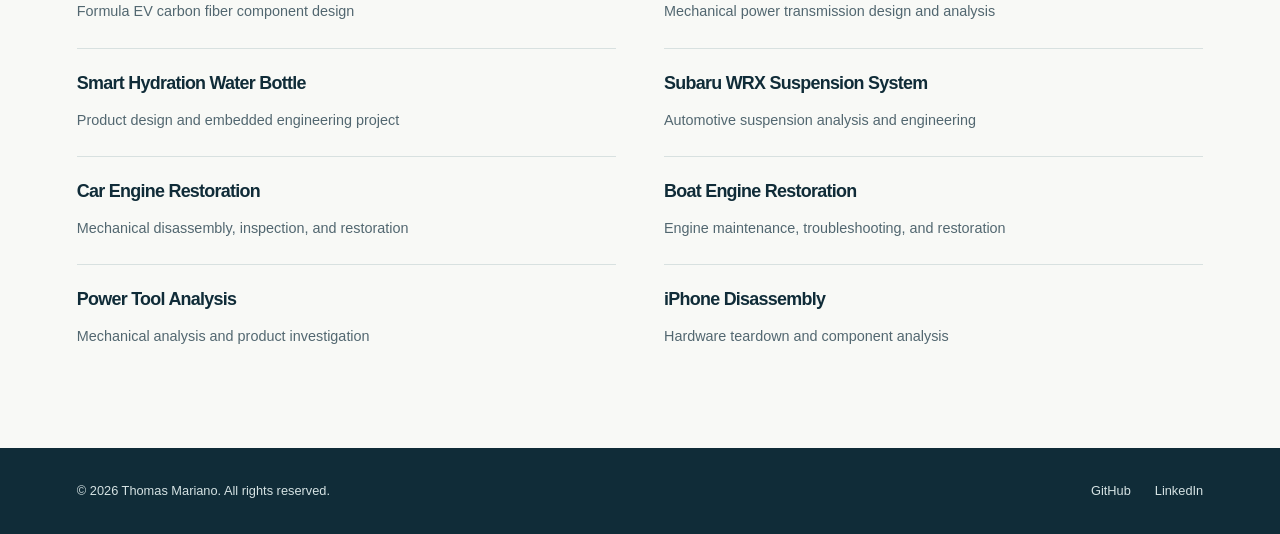
<file: projects.html>
<!-- =========================
     projects.html
========================== -->
<!DOCTYPE html>

<html lang="en">
<head>
    <!-- Google tag (gtag.js) -->
    <script async src="https://www.googletagmanager.com/gtag/js?id=G-FVK29W4X5B"></script>
    <script>
        window.dataLayer = window.dataLayer || [];
        function gtag(){dataLayer.push(arguments);}
        gtag('js', new Date());

        gtag('config', 'G-FVK29W4X5B');
    </script>
    <meta charset="UTF-8">
    <meta name="description" content="Explore engineering projects by Thomas Mariano, including a MEOSAR mission scheduler, an award-winning stair lift, and embedded sensor systems.">
    <meta name="theme-color" content="#102c38">
    <meta name="viewport" content="width=device-width, initial-scale=1.0">

    <title>Projects | Thomas Mariano</title>

    <link rel="stylesheet" href="css/styles.css">
    <link rel="icon" type="image/png" href="images/icon.png">

</head>

<body class="page-projects">
<a class="skip-link" href="#main-content">Skip to content</a>

<header>
    <nav aria-label="Main navigation">
        <div class="nav-container">

            <a href="index.html" class="logo">
                Thomas Mariano
            </a>

            <button class="nav-toggle" type="button" aria-label="Open navigation menu" aria-expanded="false" aria-controls="primary-navigation" hidden>
                <span class="hamburger" aria-hidden="true"><span></span><span></span><span></span></span>
            </button>
            <div class="nav-links" id="primary-navigation">
                <a href="index.html">Home</a>
                <a href="about.html">About</a>
                <a href="experience.html">Experience</a>
                <a href="projects.html" aria-current="page">Projects</a>
                <a href="resume.html">Resume</a>
                <a href="contact.html">Contact</a>
            </div>

        </div>
    </nav>
</header>


<main id="main-content">

    <!-- Page Header -->
    <section class="page-header">
        <div class="container">

            <h1>Projects</h1>

            <p>
                Software, data pipelines, and hardware projects. Each example describes what I built and how the parts work together.
            </p>

        </div>
    </section>


    <!-- Featured Project -->
    <section class="content">
        <div class="container">

            <h2>MEOSAR Mission Scheduler &amp; Simulator</h2>
            <p>Two integrated applications: a scheduler for building satellite tracking plans and a simulator for exploring those plans over time.</p>

            <article class="project-card project-card-featured" id="meosar-scheduler">

                <div class="project-preview">
                    <img src="images/MEOSAR_Scheduler_1.png"
                         alt="MEOSAR Mission Scheduler application">
                </div>

                <div class="project-info">

                    <p class="project-category">
                        SOFTWARE · AEROSPACE · SYSTEMS
                    </p>

                    <h3>Mission scheduler</h3>

                    <p>
                        A Python-based mission scheduling application
                        designed to analyze satellite visibility,
                        antenna availability, and mission events for
                        MEOSAR operations.
                    </p>

                    <p>
                        I developed a graphical workflow that brings mission configuration,
                        satellite selection, antenna assignments, and coverage analysis
                        together. Its exported tracking schedules can be loaded into the
                        companion MEOSAR Mission Simulator for visual review.
                    </p>

                    <p class="project-technologies">
                        <strong>Technologies:</strong>
                        Python, PyQt6, Skyfield, CelesTrak TLE Data
                    </p>

                    <p class="project-disclaimer">
                        <em>
                            The MEOSAR Mission Scheduler is a proprietary
                            application developed for NASA's Search and
                            Rescue program. It is not publicly available.
                        </em>
                    </p>

                </div>

            </article>

            <div class="project-details">
                <div class="project-detail-intro">
                    <p class="eyebrow">My work</p>
                    <h3>Scheduling logic and configuration</h3>
                    <p>I built the scheduler around a configurable mission window, mission and ground locations, satellite selection, and antenna availability. The workspace brings the resulting assignments and visibility plots together so a tracking plan can be reviewed alongside its coverage.</p>
                </div>
                <dl class="project-capabilities">
                    <div><dt>Mission configuration</dt><dd>Set an event time in UTC, define coverage before and after the event, select mission and ground sites, and add weighted alternate coverage locations.</dd></div>
                    <div><dt>Tracking schedules</dt><dd>Review satellite assignments by antenna on a time-based chart, with controls to edit and export the schedule.</dd></div>
                    <div><dt>Visibility analysis</dt><dd>Compare selected-satellite and all-satellite mutual-visibility timelines, alongside satellite counts throughout the mission window.</dd></div>
                    <div><dt>Orbit-data review</dt><dd>Select satellites by NORAD or MEOSAR ID and review TLE epochs against a configurable age cutoff.</dd></div>
                </dl>
            </div>

            <div class="implementation-notes">
                <h3>Implementation decisions</h3>
                <dl class="project-capabilities">
                    <div><dt>Scheduling under constraints</dt><dd>I used a bounded beam search alongside a greedy baseline and an antenna/satellite matching seed. Candidate assignments account for mutual visibility, antenna band compatibility, duplicate assignments, and contact retention. This is a scheduling heuristic rather than a guaranteed global optimum.</dd></div>
                    <div><dt>Data that can be traced</dt><dd>TLE handling includes source records, epoch-age checks, and missing-satellite reporting. Machine-readable schedule exports are kept separate from diagnostics, with companion metadata carrying the simulator’s mission context.</dd></div>
                    <div><dt>Shared logic between applications</dt><dd>The scheduler and simulator share visibility calculations and UTC handling. The Python-to-JavaScript bridge passes orbital data as JSON, while diagnostics help investigate disagreements in timestamps, satellite records, or observer settings.</dd></div>
                    <div><dt>Code and configuration maintenance</dt><dd>I split large interface and data-management files into smaller components, separated packaged resources from writable configuration, and used temporary files with atomic replacement for configuration writes.</dd></div>
                </dl>
            </div>

            <div class="screenshot-heading"><h3>Inside the scheduler</h3><p>Select any screenshot to open the full-resolution image.</p></div>
            <div class="screenshot-gallery">
                <figure>
                    <a href="images/MEOSAR_Scheduler_1.png" target="_blank" rel="noopener noreferrer" aria-label="Open full-resolution scheduler workspace screenshot"><img src="images/MEOSAR_Scheduler_1.png" alt="Scheduler workspace with mission configuration, antenna assignments, and coverage plots" loading="lazy" width="5114" height="2818"></a>
                    <figcaption><strong>01 / Mission workspace</strong>Configuration, tracking assignments, and coverage views in a single interface.</figcaption>
                </figure>
                <figure>
                    <a href="images/MEOSAR_Scheduler_2.png" target="_blank" rel="noopener noreferrer" aria-label="Open full-resolution antenna assignment screenshot"><img src="images/MEOSAR_Scheduler_2.png" alt="Expanded tracking timeline showing color-coded satellite assignments across five antennas" loading="lazy" width="5120" height="2814"></a>
                    <figcaption><strong>02 / Antenna assignment timeline</strong>Color-coded satellite assignments show how antenna tracking changes around the mission event.</figcaption>
                </figure>
                <figure>
                    <a href="images/MEOSAR_Scheduler_3.png" target="_blank" rel="noopener noreferrer" aria-label="Open full-resolution mutual visibility screenshot"><img src="images/MEOSAR_Scheduler_3.png" alt="Side-by-side satellite mutual-visibility charts with visibility intervals and satellite counts" loading="lazy" width="5118" height="2822"></a>
                    <figcaption><strong>03 / Mutual visibility</strong>Selected and all-satellite coverage views make visibility intervals and changing satellite counts easier to compare.</figcaption>
                </figure>
                <figure>
                    <a href="images/MEOSAR_Scheduler_4.png" target="_blank" rel="noopener noreferrer" aria-label="Open full-resolution embedded simulation screenshot"><img src="images/MEOSAR_Scheduler_4.png" alt="Embedded Earth and satellite tracking preview with Goddard and KSC location markers and playback controls" loading="lazy" width="5120" height="2814"></a>
                    <figcaption><strong>04 / Embedded simulation preview</strong>A globe view connects the schedule to satellite positions and ground locations, with playback and time-step controls.</figcaption>
                </figure>
            </div>

            <section class="simulator-showcase" id="meosar-simulator" aria-labelledby="simulator-title">
            <p class="eyebrow">Integrated application / Simulation &amp; visualization</p>
            <h3 id="simulator-title">Integrated mission simulator</h3>
            <p>I built the simulator into the scheduler with an embedded preview and a dedicated simulator window. The two applications exchange assignment text and companion mission metadata, use UTC throughout, and share visibility calculations.</p>
            <p>The Python backend supplies orbital data to an HTML, CSS, and JavaScript globe dashboard embedded through PyQt6-WebEngine. This connects the scheduler’s tracking assignments to interactive satellite and coverage views.</p>
            <div class="project-details">
                <div class="project-detail-intro">
                    <h3>Playback, coverage, and diagnostics</h3>
                    <p>I developed the simulator as a companion to the scheduler. It loads a tracking schedule and TLE orbit data into a globe-based playback workspace, bringing satellite positions, ground locations, coverage, and assignment status into the same view.</p>
                    <p>The scheduler creates the tracking plan; the simulator provides a way to inspect how that plan relates to the simulated geometry throughout the mission window.</p>
                </div>
                <dl class="project-capabilities">
                    <div><dt>Schedule and orbit data</dt><dd>Load exported tracking schedules and import or refresh TLE data for the simulation.</dd></div>
                    <div><dt>Playback and satellite layers</dt><dd>Step through mission time, adjust playback speed, and control the display of satellite orbits, tracking, and coverage.</dd></div>
                    <div><dt>Coverage and assignment review</dt><dd>Inspect location coverage counts, the assignment timeline, and scheduler/simulator checks alongside the globe.</dd></div>
                    <div><dt>Inspection and diagnostics</dt><dd>Review satellite information and engine diagnostics in the simulation workspace.</dd></div>
                </dl>
            </div>
            <figure class="simulator-figure">
                <a href="images/Simulator_1.png" target="_blank" rel="noopener noreferrer" aria-label="Open full-resolution MEOSAR mission simulator screenshot"><img src="images/Simulator_1.png" alt="MEOSAR mission simulator showing satellite orbits, coverage metrics, an assignment timeline, and playback controls" loading="lazy" width="5120" height="2818"></a>
                <figcaption><strong>Mission simulation dashboard</strong>Schedule playback with satellite layers, location coverage, assignment checks, and diagnostics. Coverage is modeled using geometric line-of-sight and an elevation mask.</figcaption>
            </figure>
            <p class="project-technologies"><strong>Simulator technologies:</strong> Python, PyQt6-WebEngine, JavaScript, HTML/CSS, Canvas, SGP4, Skyfield, JSON.</p>
            </section>
        </div>
    </section>


    <!-- Featured Projects -->
    <section class="content">
        <div class="container">

            <h2>Other projects</h2>

            <div class="projects-grid">


                <!-- Local orbital-data generation for SAR -->
                <article class="project-card project-card-small" id="gnss-tle-generation">
                    <div class="project-info">
                        <p class="project-category">SOFTWARE · ORBITAL ANALYSIS · SAR</p>
                        <h3>Local GNSS-to-TLE Generation System</h3>
                        <p>I developed a local orbital-data system used for search-and-rescue operations across all MEOSAR satellites. It converts GNSS broadcast navigation data into SGP4-compatible Two-Line Element sets (TLEs), providing an internally maintained source of orbital data for MEOLUT/MCC systems.</p>
                        <p>The pipeline ingests RINEX navigation records from SecureSync, calculates satellite positions and velocities, transforms Earth-fixed states into TEME coordinates, and fits orbital elements using numerical least squares. It serializes the results as TLEs with checksums and publishes updates over the internal network.</p>
                        <p>My work covered navigation-data processing, coordinate transformations, orbital fitting, and validation against independent precise SP3 orbit products. The system maintains local orbital updates without recurring Internet requests to external TLE catalogs.</p>
                        <p class="project-technologies"><strong>Technologies:</strong> Python, GNSS, RINEX, SGP4, Astropy, numerical least squares, SP3 orbit validation, SecureSync.</p>
                    </div>
                </article>

                <!-- Workout Application -->
                <article class="project-card project-card-small">

                    <div class="project-info">

                        <p class="project-category">
                            SOFTWARE
                        </p>

                        <h3>Workout Planning Application</h3>

                        <p>
                            A Swift application designed to organize
                            workouts, exercises, sets, repetitions,
                            workout history, and training plans.
                        </p>

                        <p class="project-technologies">
                            <strong>Technologies:</strong>
                            Swift, iOS
                        </p>

                    </div>

                </article>


                <!-- Stair Lift -->
                <article class="project-card project-card-small" id="stair-lift">

                    <div class="project-info">

                        <p class="project-category">
                            MECHANICAL · DESIGN
                        </p>

                        <h3>Stair Lift for the Elderly</h3>

                        <p>
                            Led a team of six engineers in designing and
                            building a custom stair lift to help
                            transport objects between floors of a
                            residential home.
                        </p>

                        <p>
                            The project received the Design for
                            Inclusivity Award and Perseverance Award at
                            the University of Maryland's annual Design
                            Day.
                        </p>

                        <p class="project-technologies">
                            <strong>Technologies:</strong>
                            SolidWorks, CAD, Mechanical Design,
                            Prototyping
                        </p>

                    </div>

                </article>


                <!-- Car Backup Sensor -->
                <article class="project-card project-card-small" id="backup-sensor">

                    <div class="project-info">

                        <p class="project-category">
                            HARDWARE · EMBEDDED
                        </p>

                        <h3>Car Backup Sensor</h3>

                        <p>
                            Designed a three-sensor vehicle backup
                            detection system using Arduino hardware to
                            measure distance and provide real-time audio
                            and visual alerts.
                        </p>

                        <p class="project-technologies">
                            <strong>Technologies:</strong>
                            Arduino, C++, Processing, Sensors
                        </p>

                    </div>

                </article>

            </div>

        </div>
    </section>


    <!-- Additional Projects -->
    <section class="content">
        <div class="container">

            <h2>Additional Projects</h2>

            <div class="additional-projects">

                <div class="additional-project">
                    <h3>Terps Racing</h3>
                    <p>
                        Formula EV carbon fiber component design
                    </p>
                </div>

                <div class="additional-project">
                    <h3>2-Speed Transmission Design</h3>
                    <p>
                        Mechanical power transmission design and analysis
                    </p>
                </div>

                <div class="additional-project">
                    <h3>Smart Hydration Water Bottle</h3>
                    <p>
                        Product design and embedded engineering project
                    </p>
                </div>

                <div class="additional-project">
                    <h3>Subaru WRX Suspension System</h3>
                    <p>
                        Automotive suspension analysis and engineering
                    </p>
                </div>

                <div class="additional-project">
                    <h3>Car Engine Restoration</h3>
                    <p>
                        Mechanical disassembly, inspection, and restoration
                    </p>
                </div>

                <div class="additional-project">
                    <h3>Boat Engine Restoration</h3>
                    <p>
                        Engine maintenance, troubleshooting, and restoration
                    </p>
                </div>

                <div class="additional-project">
                    <h3>Power Tool Analysis</h3>
                    <p>
                        Mechanical analysis and product investigation
                    </p>
                </div>

                <div class="additional-project">
                    <h3>iPhone Disassembly</h3>
                    <p>
                        Hardware teardown and component analysis
                    </p>
                </div>

            </div>

        </div>
    </section>

</main>


<footer>
    <div class="container">

        <p>
            &copy; 2026 Thomas Mariano. All rights reserved.
        </p>

        <div class="footer-links">

            <a href="https://github.com/thomasmariano"
               target="_blank"
               rel="noopener noreferrer">
                GitHub
            </a>

            <a href="https://www.linkedin.com/in/thomasmariano/"
               target="_blank"
               rel="noopener noreferrer">
                LinkedIn
            </a>

        </div>

    </div>
</footer>


<script src="js/script.js"></script>

</body>
</html>
</file>
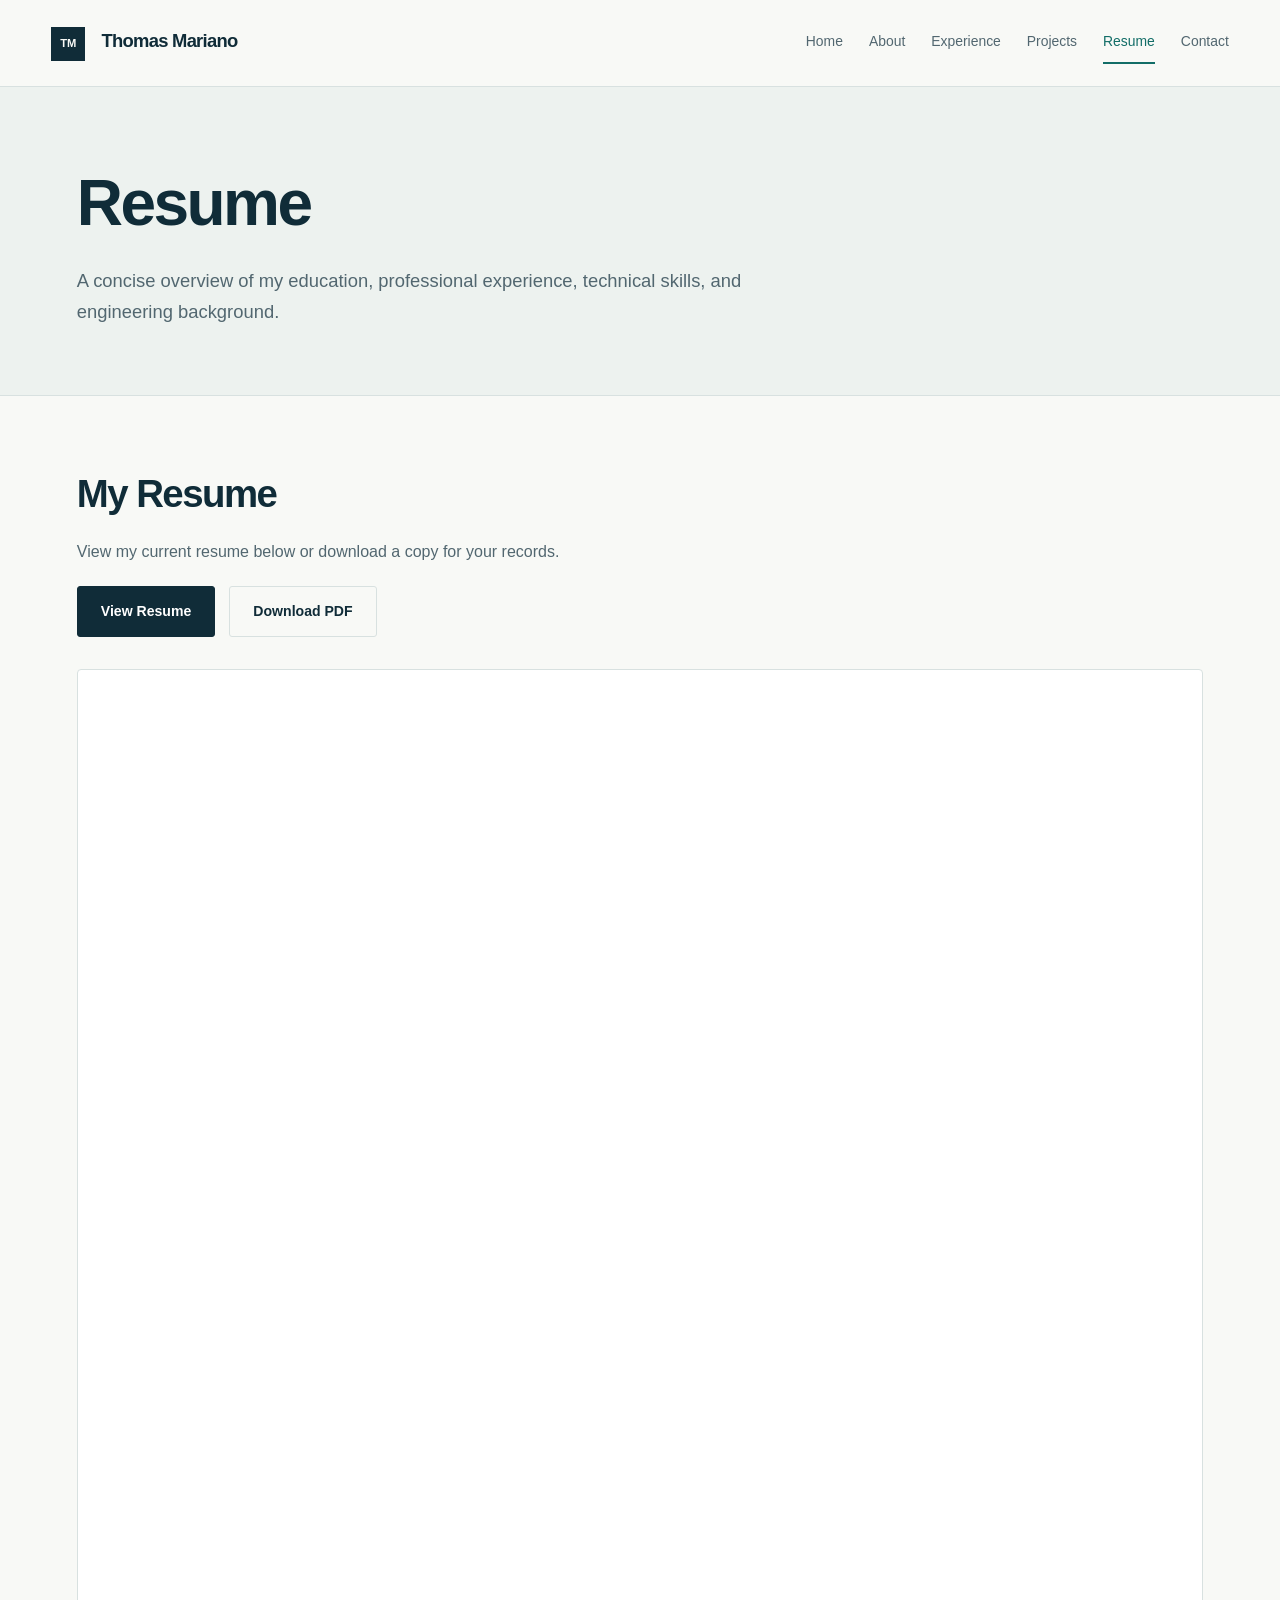
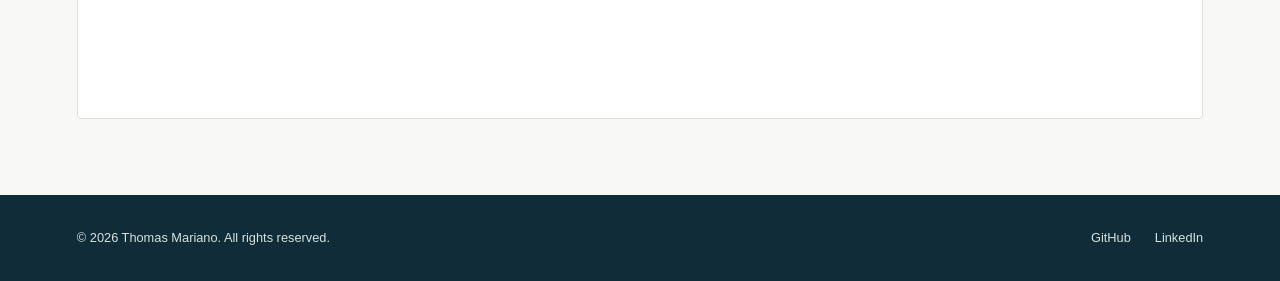
<file: resume.html>
<!-- =========================
     resume.html
========================== -->
<!DOCTYPE html>

<html lang="en">
<head>
    <!-- Google tag (gtag.js) -->
    <script async src="https://www.googletagmanager.com/gtag/js?id=G-FVK29W4X5B"></script>
    <script>
        window.dataLayer = window.dataLayer || [];
        function gtag(){dataLayer.push(arguments);}
        gtag('js', new Date());

        gtag('config', 'G-FVK29W4X5B');
    </script>
    <meta charset="UTF-8">
    <meta name="description" content="View or download Thomas Mariano’s resume, covering engineering experience, education, and technical skills.">
    <meta name="theme-color" content="#102c38">
    <meta name="viewport" content="width=device-width, initial-scale=1.0">

    <title>Resume | Thomas Mariano</title>

    <link rel="stylesheet" href="css/styles.css">
    <link rel="icon" type="image/png" href="images/icon.png">

</head>

<body class="page-resume">
<a class="skip-link" href="#main-content">Skip to content</a>

<header>
    <nav aria-label="Main navigation">
        <div class="nav-container">

            <a href="index.html" class="logo">
                Thomas Mariano
            </a>

            <button class="nav-toggle" type="button" aria-label="Open navigation menu" aria-expanded="false" aria-controls="primary-navigation" hidden>
                <span class="hamburger" aria-hidden="true"><span></span><span></span><span></span></span>
            </button>
            <div class="nav-links" id="primary-navigation">
                <a href="index.html">Home</a>
                <a href="about.html">About</a>
                <a href="experience.html">Experience</a>
                <a href="projects.html">Projects</a>
                <a href="resume.html" aria-current="page">Resume</a>
                <a href="contact.html">Contact</a>
            </div>

        </div>
    </nav>
</header>


<main id="main-content">

    <!-- Page Header -->
    <section class="page-header">
        <div class="container">

            <h1>Resume</h1>

            <p>
                A concise overview of my education, professional
                experience, technical skills, and engineering background.
            </p>

        </div>
    </section>


    <!-- Resume -->
    <section class="content">
        <div class="container">

            <div class="resume-header">

                <h2>My Resume</h2>

                <p>
                    View my current resume below or download a copy
                    for your records.
                </p>

                <div class="resume-actions">

                    <a class="resume-button"
                       href="documents/Thomas_Mariano_Resume.pdf"
                       target="_blank"
                       rel="noopener noreferrer">
                        View Resume
                    </a>

                    <a class="resume-button resume-button-secondary"
                       href="documents/Thomas_Mariano_Resume.pdf"
                       download>
                        Download PDF
                    </a>

                </div>

            </div>


            <!-- Embedded Resume -->
            <div class="resume-viewer">

                <iframe
                    src="documents/Thomas_Mariano_Resume.pdf"
                    title="Thomas Mariano Resume">
                </iframe>

            </div>

        </div>
    </section>

</main>


<footer>
    <div class="container">

        <p>
            &copy; 2026 Thomas Mariano. All rights reserved.
        </p>

        <div class="footer-links">

            <a href="https://github.com/thomasmariano"
               target="_blank"
               rel="noopener noreferrer">
                GitHub
            </a>

            <a href="https://www.linkedin.com/in/thomasmariano/"
               target="_blank"
               rel="noopener noreferrer">
                LinkedIn
            </a>

        </div>

    </div>
</footer>


<script src="js/script.js"></script>

</body>
</html>
</file>
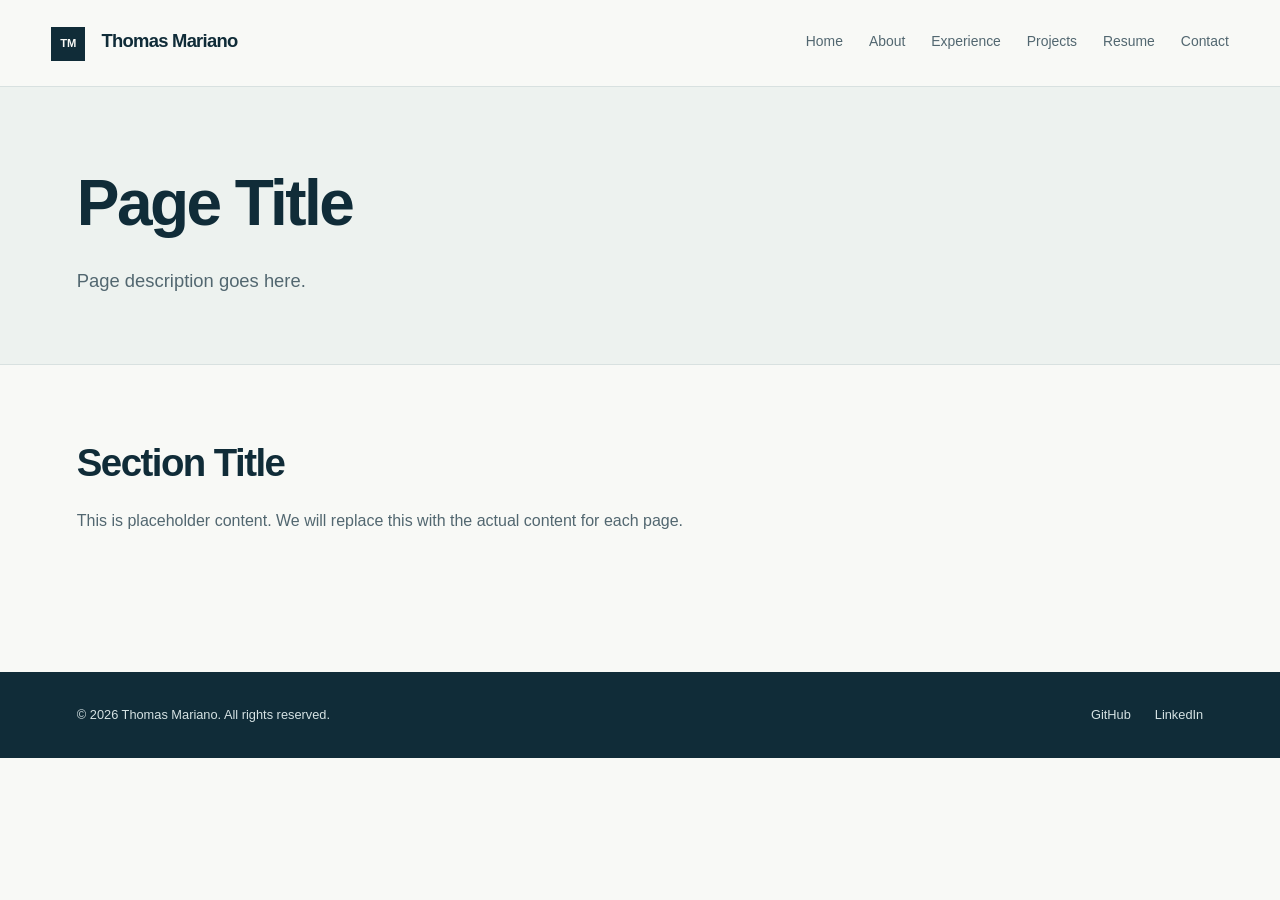
<file: template.html>
<!DOCTYPE html>
<html lang="en">
<head>
    <meta charset="UTF-8">

    <!-- Makes the website display properly on phones and tablets -->
    <meta name="viewport" content="width=device-width, initial-scale=1.0">

    <!-- Page title shown in the browser tab -->
    <title>Thomas Mariano | Portfolio</title>

    <!-- We'll add our CSS stylesheet here later -->
    <link rel="stylesheet" href="css/styles.css">
</head>

<body>

    <!-- =========================
         NAVIGATION
    ========================== -->
    <header>
        <nav>
            <div class="nav-container">

                <!-- Website / name -->
                <a href="index.html" class="logo">
                    Thomas Mariano
                </a>

                <!-- Navigation links -->
                <div class="nav-links">
                    <a href="index.html">Home</a>
                    <a href="about.html">About</a>
                    <a href="experience.html">Experience</a>
                    <a href="projects.html">Projects</a>
                    <a href="resume.html">Resume</a>
                    <a href="contact.html">Contact</a>
                </div>

            </div>
        </nav>
    </header>


    <!-- =========================
         MAIN CONTENT
    ========================== -->
    <main>

        <!-- Page content goes here -->

        <section class="page-header">
            <div class="container">
                <h1>Page Title</h1>
                <p>
                    Page description goes here.
                </p>
            </div>
        </section>


        <section class="content">
            <div class="container">

                <h2>Section Title</h2>

                <p>
                    This is placeholder content. We will replace this
                    with the actual content for each page.
                </p>

            </div>
        </section>

    </main>


    <!-- =========================
         FOOTER
    ========================== -->
    <footer>
        <div class="container">

            <p>
                &copy; 2026 Thomas Mariano. All rights reserved.
            </p>

            <div class="footer-links">
                <a href="https://github.com/TommyMariano" target="_blank">
                    GitHub
                </a>

                <a href="https://www.linkedin.com/in/thomasmariano/" target="_blank">
                    LinkedIn
                </a>
            </div>

        </div>
    </footer>


    <!-- We'll add JavaScript here later -->
    <script src="js/script.js"></script>

</body>
</html>
</file>
<file: css/styles.css>
:root {
    --ink:#102c38;
    --muted:#526770;
    --accent:#126d67;
    --line:#d8e1e0;
    --paper:#f8f9f6;
    --white:#fff;
    --soft:#edf2ef;
}
* {
    box-sizing:border-box;
    margin:0;
    padding:0;
}
html {
    scroll-behavior:smooth;
    scroll-padding-top:110px;
}
body {
    font-family:-apple-system,BlinkMacSystemFont,"Segoe UI",Roboto,Helvetica,Arial,sans-serif;
    color:var(--ink);
    background:var(--paper);
    line-height:1.7;
}
img {
    display:block;
    max-width:100%;
    height:auto;
}
a {
    color:inherit;
    text-decoration:none;
}
button {
    font:inherit;
}
a,button {
    -webkit-tap-highlight-color:transparent;
}
a:focus-visible,button:focus-visible {
    outline:3px solid var(--accent);
    outline-offset:5px;
}
::selection {
    background:#c6e5db;
}
.container {
    width:min(1160px,88%);
    margin:auto;
}
.skip-link {
    position:fixed;
    top:12px;
    left:12px;
    transform:translateY(-180%);
    background:var(--ink);
    color:white;
    padding:12px 20px;
    z-index:2000;
}
.skip-link:focus {
    transform:translateY(0);
}
header {
    position:sticky;
    top:0;
    z-index:100;
    background:var(--paper);
    border-bottom:1px solid var(--line);
}
.nav-container {
    width:min(1280px,92%);
    min-height:86px;
    margin:auto;
    display:flex;
    align-items:center;
    justify-content:space-between;
    gap:24px;
}
.logo {
    font-size:1.15rem;
    font-weight:750;
    letter-spacing:-.04em;
}
.logo::before {
    content:"TM";
    display:inline-grid;
    place-items:center;
    width:34px;
    height:34px;
    background:var(--ink);
    color:var(--paper);
    font-size:.7rem;
    letter-spacing:-.02em;
    margin-right:12px;
}
.nav-links {
    display:flex;
    gap:26px;
    align-items:center;
}
.nav-links a {
    font-size:.87rem;
    color:var(--muted);
    padding:8px 0;
    border-bottom:2px solid transparent;
}
.nav-links a:hover,.nav-links a[aria-current] {
    color:var(--accent);
    border-color:var(--accent);
}
.nav-toggle {
    border:1px solid var(--line);
    background:transparent;
    padding:6px 12px;
    color:var(--ink);
    cursor:pointer;
}
.nav-toggle[hidden] {
    display:none;
}
main {
    min-height:65vh;
}
.page-header {
    padding:80px 0 68px;
    border-bottom:1px solid var(--line);
    background:var(--soft);
}
h1,h2,h3 {
    line-height:1.15;
    letter-spacing:-.04em;
    font-weight:650;
}
h1 {
    font-size:clamp(2.8rem,5vw,4.8rem);
    margin-bottom:24px;
}
h2 {
    font-size:clamp(1.9rem,3vw,2.6rem);
    margin-bottom:22px;
}
h3 {
    font-size:1.35rem;
    margin-bottom:14px;
}
.page-header p {
    max-width:720px;
    font-size:1.15rem;
    color:var(--muted);
}
.content {
    padding:76px 0;
}
.content+.content {
    border-top:1px solid var(--line);
}
.content p {
    max-width:790px;
    color:var(--muted);
    margin-bottom:20px;
}
.eyebrow,.page-header .eyebrow {
    font-size:.72rem;
    font-weight:700;
    letter-spacing:.14em;
    text-transform:uppercase;
    color:var(--accent);
    margin-bottom:22px;
}
.hero {
    padding:72px 0;
    background:var(--paper);
}
.hero-grid {
    display:grid;
    grid-template-columns:1.6fr 1fr;
    gap:70px;
    align-items:center;
}
.hero h1 {
    font-size:clamp(2.7rem,4.7vw,4.4rem);
    letter-spacing:-.055em;
    line-height:1.08;
}
.hero h1 span {
    color:var(--accent);
}
.hero .hero-description {
    font-size:1.05rem;
    max-width:590px;
}
.hero-actions {
    display:flex;
    align-items:center;
    gap:28px;
    margin-top:32px;
}
.hero-portrait {
    position:relative;
    margin:0;
}
.hero-portrait img {
    width:100%;
    aspect-ratio:1/1.08;
    object-fit:cover;
    object-position:center;
    border-radius:2px 2px 70px 2px;
}
.hero-portrait figcaption {
    margin-top:18px;
    font-size:.76rem;
    color:var(--muted);
}
.portrait-label {
    display:block;
    font-weight:650;
    color:var(--ink);
    font-size:.88rem;
}
.resume-button {
    display:inline-flex;
    align-items:center;
    justify-content:center;
    gap:24px;
    background:var(--ink);
    color:white;
    padding:13px 23px;
    border:1px solid var(--ink);
    font-size:.88rem;
    font-weight:600;
    border-radius:3px;
    transition:background .2s,transform .2s;
}
.resume-button:hover {
    background:var(--accent);
    border-color:var(--accent);
    transform:translateY(-2px);
}
.resume-button-secondary {
    background:transparent;
    color:var(--ink);
    border-color:var(--line);
}
.resume-button-secondary:hover {
    color:white;
}
.text-link {
    display:inline-block;
    font-size:.88rem;
    font-weight:650;
    color:var(--accent);
    border-bottom:1px solid var(--accent);
    padding-bottom:3px;
}
.text-link:hover {
    color:var(--ink);
}
.expertise-section {
    background:var(--soft);
}
.expertise-grid {
    display:grid;
    grid-template-columns:1.1fr 1fr 1fr;
    gap:48px;
}
.expertise-item {
    border-left:1px solid #bdccca;
    padding-left:28px;
}
.item-number {
    display:block;
    font-family:monospace;
    font-size:.72rem;
    letter-spacing:.08em;
    color:var(--accent);
    margin-bottom:20px;
}
.expertise-item h3 {
    font-size:1.25rem;
}
.expertise-item p {
    font-size:.94rem;
    margin:0;
}
.section-heading {
    display:flex;
    justify-content:space-between;
    align-items:end;
    gap:30px;
    margin-bottom:32px;
}
.section-heading h2 {
    margin-bottom:0;
}
.section-heading .text-link {
    flex-shrink:0;
}
.project-card {
    display:grid;
    grid-template-columns:1.15fr 1fr;
    border:1px solid var(--line);
    background:var(--white);
    overflow:hidden;
    border-radius:4px;
    margin-top:30px;
}
.project-preview {
    background:#e3eae7;
    display:flex;
    align-items:center;
    justify-content:center;
    padding:25px;
    min-width:0;
}
.project-preview img {
    width:100%;
    height:auto;
    object-fit:contain;
    box-shadow:0 12px 35px #102c3820;
}
.project-info {
    padding:38px;
    min-width:0;
}
.project-info h3 {
    font-size:1.75rem;
}
.project-info p {
    font-size:.96rem;
    margin-bottom:18px;
}
.project-info .project-category {
    font-family:monospace;
    font-size:.7rem;
    letter-spacing:.08em;
    color:var(--accent);
}
.project-info .project-technologies {
    font-size:.8rem;
    color:var(--accent);
    margin-top:20px;
}
.project-info .project-disclaimer {
    font-size:.76rem;
    line-height:1.6;
    color:var(--muted);
}
.project-link {
    display:inline-block;
    font-size:.88rem;
    color:var(--accent);
    font-weight:650;
    margin-top:8px;
}
a.project-card {
    transition:box-shadow .2s;
}
a.project-card:hover {
    box-shadow:0 12px 32px #102c3810;
    border-color:var(--accent);
}
.home-projects {
    display:grid;
    grid-template-columns:1fr 1fr;
    gap:42px;
    margin-top:38px;
}
.home-projects>a {
    border-top:2px solid var(--ink);
    padding-top:24px;
}
.home-projects h3 {
    display:flex;
    justify-content:space-between;
    font-size:1.3rem;
}
.home-projects p {
    font-size:.95rem;
}
.home-projects a:hover h3 {
    color:var(--accent);
}
.contact-band {
    background:var(--soft);
}
.contact-band .container {
    display:flex;
    align-items:center;
    justify-content:space-between;
    gap:30px;
}
.contact-band p:last-child {
    margin-bottom:0;
}
.contact-band .resume-button {
    flex-shrink:0;
}
.about-intro {
    display:grid;
    grid-template-columns:280px 1fr;
    gap:65px;
    align-items:center;
}
.about-photo img {
    width:280px;
    aspect-ratio:1;
    object-fit:cover;
    border-radius:3px 3px 48px 3px;
}
.interest-list {
    display:grid;
    grid-template-columns:1fr 1fr;
    list-style:none;
    gap:12px;
    max-width:900px;
}
.interest-list li {
    padding:16px 0;
    border-bottom:1px solid var(--line);
    color:var(--muted);
}
.experience-timeline {
    max-width:950px;
    margin:auto;
    padding-left:36px;
    border-left:1px solid var(--line);
}
.experience-item {
    position:relative;
    padding-bottom:58px;
}
.experience-item:last-child {
    padding-bottom:0;
}
.experience-marker {
    position:absolute;
    left:-42px;
    top:9px;
    width:11px;
    height:11px;
    border-radius:50%;
    background:var(--accent);
    box-shadow:0 0 0 6px var(--paper);
}
.experience-content h2 {
    font-size:1.85rem;
    margin-bottom:10px;
}
.experience-content h3 {
    font-size:1rem;
    color:var(--accent);
    letter-spacing:0;
    line-height:1.5;
}
.experience-content .experience-meta {
    font-family:monospace;
    font-size:.8rem;
}
.experience-content ul {
    padding-left:20px;
    color:var(--muted);
    max-width:800px;
}
.experience-content li {
    margin-bottom:10px;
    padding-left:5px;
}
.projects-grid {
    display:grid;
    grid-template-columns:1fr 1fr;
    gap:24px;
    margin-top:30px;
}
.project-card-small {
    display:block;
    margin:0;
}
.project-card-small h3 {
    font-size:1.5rem;
}
.additional-projects {
    display:grid;
    grid-template-columns:1fr 1fr;
    column-gap:48px;
    margin-top:30px;
}
.additional-project {
    padding:24px 0;
    border-top:1px solid var(--line);
}
.additional-project h3 {
    font-size:1.12rem;
}
.additional-project p {
    font-size:.9rem;
    margin-bottom:0;
}
.resume-header {
    margin-bottom:32px;
}
.resume-actions {
    display:flex;
    flex-wrap:wrap;
    gap:14px;
}
.resume-viewer {
    height:1050px;
    border:1px solid var(--line);
    background:var(--white);
    border-radius:4px;
    overflow:hidden;
}
.resume-viewer iframe {
    width:100%;
    height:100%;
    border:0;
}
.contact-grid {
    display:grid;
    grid-template-columns:repeat(3,minmax(0,1fr));
    gap:20px;
    margin-top:36px;
}
.contact-card {
    border:1px solid var(--line);
    background:var(--white);
    padding:30px 24px;
    transition:border-color .2s,transform .2s;
    overflow-wrap:anywhere;
}
.contact-card:hover {
    border-color:var(--accent);
    transform:translateY(-3px);
}
.contact-card h3::after {
    content:" ↗";
    color:var(--accent);
}
.contact-card p {
    font-size:.9rem;
    margin:0;
}
footer {
    background:var(--ink);
    color:#d5e2e3;
    padding:32px 0;
    font-size:.8rem;
}
footer .container {
    display:flex;
    justify-content:space-between;
    gap:24px;
    align-items:center;
}
.footer-links {
    display:flex;
    gap:24px;
}
.footer-links a:hover {
    text-decoration:underline;
}
@media(min-width:901px) {
    .nav-links {
        display:flex!important;
    }
}
@media(max-width:1000px) {
    .hero-grid {
        gap:36px;
    }
    .nav-links {
        gap:17px;
    }
    .expertise-grid {
        gap:25px;
    }
    .project-info {
        padding:28px;
    }
    .contact-grid {
        grid-template-columns:1fr;
    }
    .contact-card {
        display:flex;
        align-items:center;
        justify-content:space-between;
        gap:20px;
    }
    .contact-card h3 {
        margin:0;
    }
}
@media(max-width:900px) {
    .nav-container {
        min-height:74px;
        flex-wrap:wrap;
        gap:0;
        padding:16px 0;
    }
    .nav-links {
        width:100%;
        justify-content:center;
        flex-wrap:wrap;
        padding-top:16px;
        gap:10px 24px;
    }
    .nav-links[hidden] {
        display:none;
    }
    .nav-toggle:not([hidden]) {
        display:block;
    }
    .hero-grid {
        grid-template-columns:1.4fr 1fr;
        gap:30px;
    }
    .hero h1 {
        font-size:2.9rem;
    }
    .expertise-grid {
        grid-template-columns:1fr 1fr;
    }
    .expertise-grid>div:first-child {
        grid-column:1/-1;
    }
    .expertise-grid h2 br {
        display:none;
    }
    .project-card {
        grid-template-columns:1fr;
    }
    .project-preview {
        padding:30px;
    }
    .project-card-small {
        display:block;
    }
    .about-intro {
        grid-template-columns:220px 1fr;
        gap:35px;
    }
    .page-header {
        padding:60px 0;
    }
    .content {
        padding:58px 0;
    }
}
@media(max-width:600px) {
    html {
        scroll-padding-top:95px;
    }
    .container {
        width:88%;
    }
    .logo {
        font-size:1rem;
    }
    .logo::before {
        width:30px;
        height:30px;
        margin-right:8px;
    }
    .hero-grid {
        grid-template-columns:1fr;
        gap:36px;
    }
    .hero {
        padding:45px 0;
    }
    .hero h1 {
        font-size:clamp(2.45rem,9.5vw,3.4rem);
    }
    .hero-portrait {
        max-width:340px;
        width:100%;
    }
    .hero-portrait img {
        aspect-ratio:1.2;
    }
    .hero-actions {
        gap:22px;
        flex-wrap:wrap;
    }
    .expertise-grid {
        grid-template-columns:1fr;
        gap:30px;
    }
    .expertise-grid>div:first-child {
        grid-column:auto;
    }
    .expertise-item {
        padding-left:20px;
    }
    .section-heading {
        display:block;
    }
    .section-heading .text-link {
        margin-top:18px;
    }
    .home-projects,.projects-grid,.additional-projects,.interest-list {
        grid-template-columns:1fr;
    }
    .home-projects {
        gap:16px;
    }
    .project-info {
        padding:25px;
    }
    .project-info h3 {
        font-size:1.5rem;
    }
    .project-preview {
        padding:18px;
    }
    .contact-band .container {
        align-items:flex-start;
        flex-direction:column;
    }
    .about-intro {
        grid-template-columns:1fr;
    }
    .about-photo {
        max-width:220px;
    }
    .experience-timeline {
        padding-left:25px;
    }
    .experience-marker {
        left:-31px;
    }
    .experience-content h2 {
        font-size:1.55rem;
    }
    .resume-viewer {
        height:70vh;
        min-height:400px;
    }
    .resume-actions .resume-button {
        width:100%;
    }
    .contact-card {
        display:block;
    }
    .contact-card h3 {
        margin-bottom:12px;
    }
    footer .container {
        flex-direction:column;
        align-items:flex-start;
    }
    .page-header p {
        font-size:1.05rem;
    }
}
@media(prefers-reduced-motion:reduce) {
    html {
        scroll-behavior:auto;
    }
    *,*::before,*::after {
        transition:none!important;
        animation:none!important;
    }
}
/* MEOSAR project narrative and screenshot gallery */
.project-details {
    display: grid;
    grid-template-columns: 1fr 1.1fr;
    gap: 56px;
    margin: 56px 0;
}
.project-detail-intro h3 {
    font-size: clamp(1.6rem, 3vw, 2.2rem);
}
.project-capabilities > div {
    padding: 18px 0;
    border-top: 1px solid var(--line);
}
.project-capabilities dt {
    font-weight: 650;
    margin-bottom: 6px;
}
.project-capabilities dd {
    color: var(--muted);
    font-size: .94rem;
}
.screenshot-heading {
    margin-bottom: 24px;
}
.screenshot-heading p {
    font-size: .88rem;
}
.screenshot-gallery {
    display: grid;
    grid-template-columns: repeat(2, minmax(0, 1fr));
    gap: 32px;
}
.screenshot-gallery figure, .simulator-figure {
    min-width: 0;
}
.screenshot-gallery a, .simulator-figure a {
    display: block;
    overflow: hidden;
    border: 1px solid var(--line);
    border-radius: 4px;
    background: #001a29;
}
.screenshot-gallery a:hover, .simulator-figure a:hover {
    border-color: var(--accent);
}
.screenshot-gallery img, .simulator-figure img {
    width: 100%;
    height: auto;
}
.screenshot-gallery figcaption, .simulator-figure figcaption {
    padding-top: 14px;
    font-size: .86rem;
    line-height: 1.65;
    color: var(--muted);
}
.screenshot-gallery figcaption strong, .simulator-figure figcaption strong {
    display: block;
    color: var(--ink);
    margin-bottom: 5px;
}
.simulator-showcase {
    margin-top: 56px;
    padding-top: 48px;
    border-top: 1px solid var(--line);
}
.simulator-showcase .project-detail-intro {
    max-width: 820px;
    margin-bottom: 28px;
}
@media (max-width: 800px) {
    .project-details, .screenshot-gallery {
        grid-template-columns: 1fr;
        gap: 28px;
    }
    .project-details {
        margin: 36px 0;
    }
}
.implementation-notes {
    margin: 40px 0;
    max-width: 900px;
}

/* Mobile navigation: a compact toggle and full-width link rows. */
.nav-toggle {
    width: 44px;
    height: 44px;
    padding: 10px;
    border-radius: 4px;
    align-items: center;
    justify-content: center;
}
.hamburger {
    display: block;
    position: relative;
    width: 22px;
    height: 18px;
}
.hamburger > span {
    display: block;
    position: absolute;
    left: 0;
    width: 22px;
    height: 2px;
    background: currentColor;
    border-radius: 2px;
    transition: transform .18s ease, opacity .18s ease;
}
.hamburger > span:nth-child(1) { top: 0; }
.hamburger > span:nth-child(2) { top: 8px; }
.hamburger > span:nth-child(3) { top: 16px; }
.nav-toggle[aria-expanded="true"] .hamburger > span:nth-child(1) {
    transform: translateY(8px) rotate(45deg);
}
.nav-toggle[aria-expanded="true"] .hamburger > span:nth-child(2) {
    opacity: 0;
}
.nav-toggle[aria-expanded="true"] .hamburger > span:nth-child(3) {
    transform: translateY(-8px) rotate(-45deg);
}
@media (max-width: 900px) {
    .nav-container {
        padding: 12px 0;
        min-height: 70px;
    }
    .nav-toggle:not([hidden]) {
        display: inline-flex;
    }
    .nav-links {
        flex-direction: column;
        align-items: stretch;
        gap: 0;
        margin-top: 12px;
        padding: 8px 0 0;
        border-top: 1px solid var(--line);
        max-height: calc(100dvh - 94px);
        overflow-y: auto;
    }
    .nav-links a {
        display: block;
        padding: 12px 16px;
        min-height: 48px;
        border-bottom: 0;
        border-left: 3px solid transparent;
        font-size: .95rem;
    }
    .nav-links a:hover,
    .nav-links a[aria-current="page"] {
        background: var(--soft);
        border-left-color: var(--accent);
    }
}
</file>
